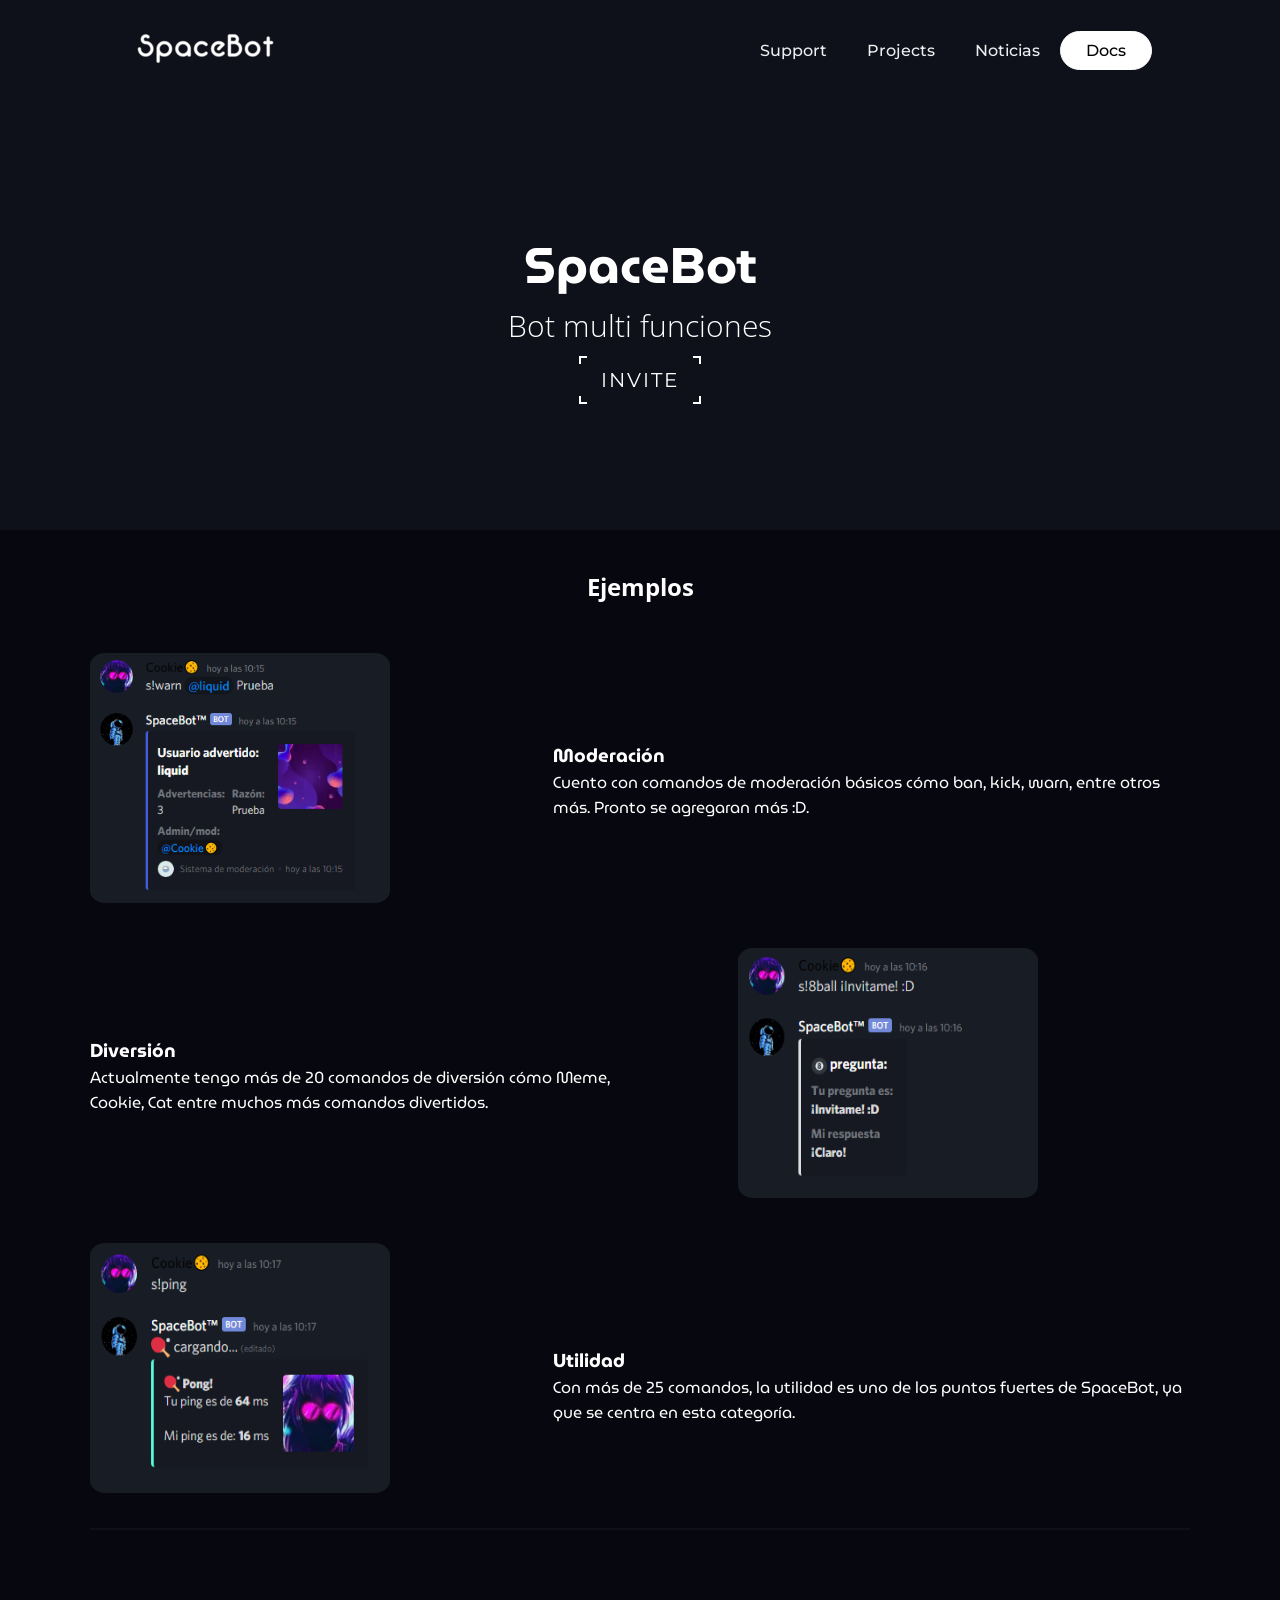
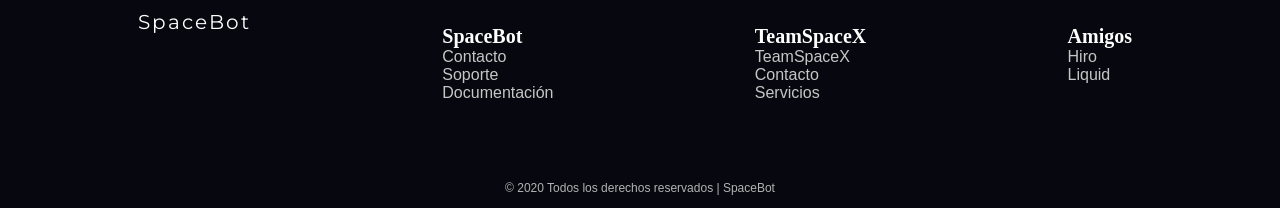
<file: index.html>
<!DOCTYPE html>
<html lang="es">
    <head>
        <meta charset="utf-8">
        <meta http-equiv="X-UA-Compatible" content="IE=edge">
        <meta name="description" content="">
        <meta name="viewport" content="width=device-width, initial-scale=1">
        <title>SpaceBot - Inicio</title>
        <link rel="shortcut icon" href="img/Logo.png" type="image/x-icon">
        <link rel="stylesheet" href="css/estilos.css">
        <link
            href="https://fonts.googleapis.com/css2?family=Open+Sans:wght@300&display=swap"
            rel="stylesheet">
        <link
            href="https://fonts.googleapis.com/css2?family=Poppins:wght@100;200;300;400;500&display=swap"
            rel="stylesheet">
        <link
            href="https://stackpath.bootstrapcdn.com/font-awesome/4.7.0/css/font-awesome.min.css"
            rel="stylesheet">
    </head>
    <body>
        <header>
            <a class="logo" href=""><img src="img/logo3.png" alt="logo"></a>
            <nav>
                <ul class="nav__links">
                    <li>
                        <a href="https://discord.gg/U5NrMYe" target="_blank">Support</a>
                    </li>
                    <li>
                        <a href="Bots.html">Projects</a>
                    </li>
                    <li>
                        <a href="#">Noticias</a>
                    </li>
                </ul>
            </nav>
            <a class="cta" href="docs">Docs</a>
            <p class="menu cta">Menu</p>
            <div class="overlay">
                <a class="close">&times;</a>
                <div class="overlay__content">
                    <a href="https://discord.gg/U5NrMYe" target="_blank">Support</a>
                    <a href="#">Projects</a>
                    <a href="">Noticias</a>
                    <a href="docs">Docs</a>
                </div>

            </header>

        </div>
        <section class="textos-header">
            <h1>SpaceBot</h1>
            <h2>Bot multi funciones</h2>
            <a
                href="https://discordapp.com/oauth2/authorize?client_id=684219126201188395&scope=bot&permissions=8"
                target="_blank">
                <span>Invite</span>

            </section>
        </div>
        <script type="text/javascript" src="mobile.js"></script>
        <main class="main-color"></a>
    </main>
    <section class="color">
        <section class="ejemplos-grid">
            <div class="text">
                <div class="texto-ejemplo">
                    <h2>Ejemplos</h2>
                </div>
            </div>
            <div class="text-1">
                <div class="texto-ejemplo">
                    <h3>Moderación</h3>
                    <p>Cuento con comandos de moderación básicos cómo ban, kick, warn, entre otros
                        más. Pronto se agregaran más :D.
                    </p>
                </div>
            </div>
            <div class="text-2">
                <div class="texto-ejemplo">
                    <h3>Diversión</h3>
                    <p>Actualmente tengo más de 20 comandos de diversión cómo Meme, Cookie, Cat
                        entre muchos más comandos divertidos.</p>
                </div>
            </div>
            <div class="text-3">
                <div class="texto-ejemplo">
                    <h3>Utilidad</h3>
                    <p>Con más de 25 comandos, la utilidad es uno de los puntos fuertes de SpaceBot,
                        ya que se centra en esta categoría.</p>
                </div>
            </div>

            <p class="linea"></p>

            <div class="imgs">
                <img src="img/Moderación.png" alt="" class="img">
            </div>
            <div class="imgs2">
                <img src="img/Diversión.png" alt="" class="img">
            </div>
            <div class="imgs3">
                <img src="img/Utilidad.png" alt="" class="img">
            </div>

        </section>
    </section>
    <footer>
        <div class="up-section">
            <a class="f-logo">SpaceBot</a>
            <!----1---------------------->
            <ul>
                <h1>SpaceBot</h1>
                <li>
                    <a href="https://discord.gg/U5NrMYe" target="_blank">Contacto</a>
                </li>
                <li>
                    <a href="https://discord.gg/U5NrMYe" target="_blank">Soporte</a>
                </li>
                <li>
                    <a href="#">Documentación</a>
                </li>
            </ul>
            <!----1---------------------->
            <ul>
                <h1>TeamSpaceX</h1>
                <li>
                    <a href="#">TeamSpaceX</a>
                </li>
                <li>
                    <a href="#">Contacto</a>
                </li>
                <li>
                    <a href="#">Servicios</a>
                </li>
            </ul>
            <ul>
                <h1>Amigos</h1>
                <li>
                    <a href="#">Hiro</a>
                </li>
                <li>
                    <a href="#">Liquid</a>
                </li>
            </ul>
        </div>
        <p class="copy">&copy; 2020 Todos los derechos reservados | SpaceBot</p>
    </footer>

</body>
</html>
</file>
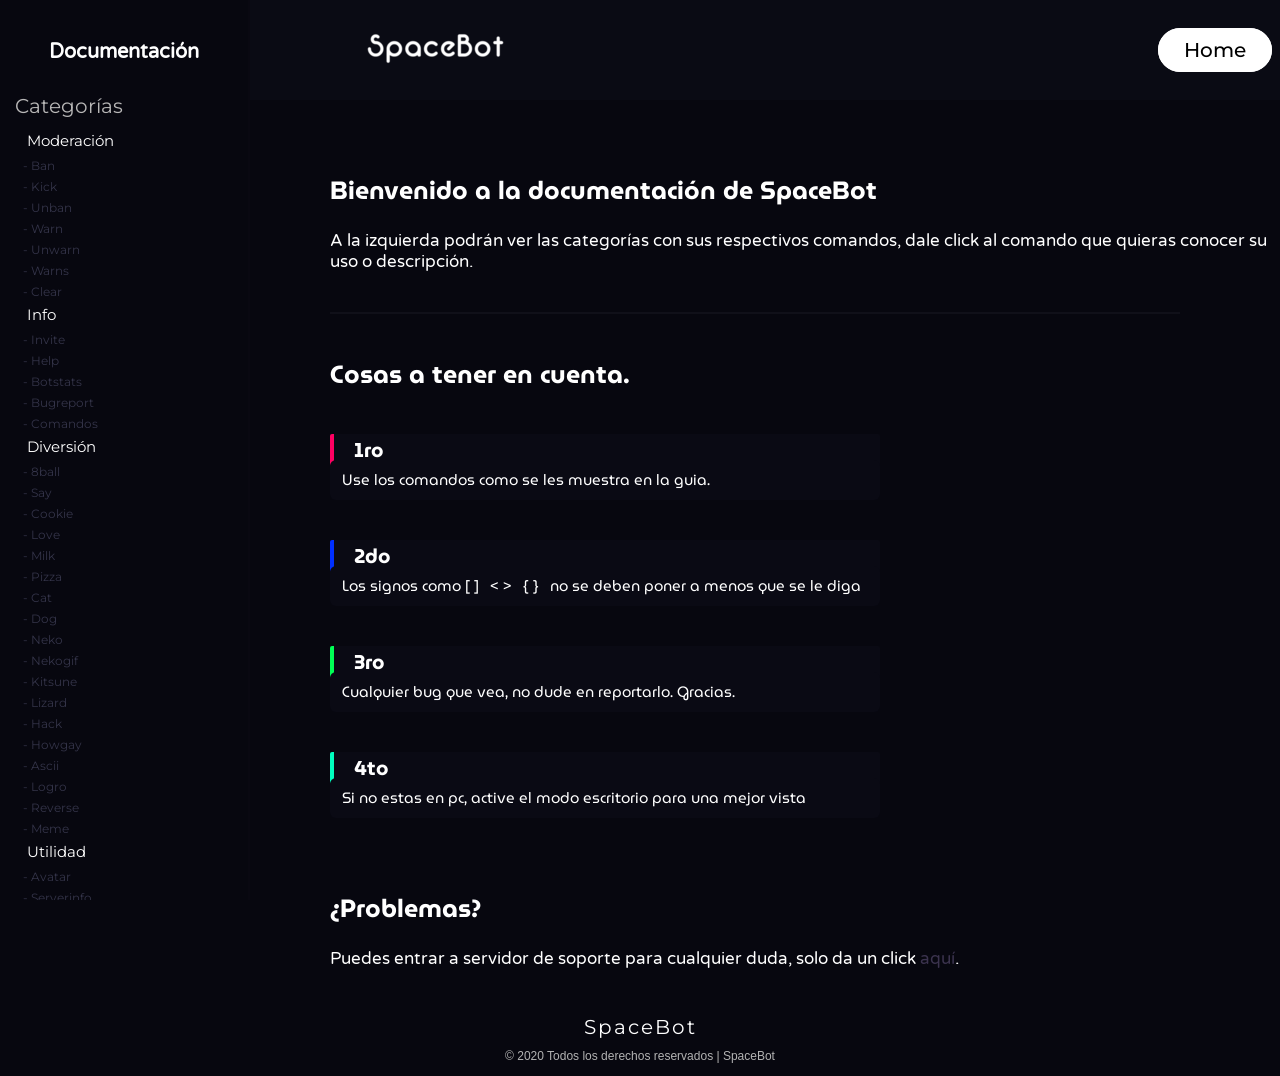
<file: docs.html>
<!DOCTYPE html>
<html lang="es">
    <head>
        <meta charset="utf-8">
        <meta http-equiv="X-UA-Compatible" content="IE=edge">
        <meta name="description" content="">
        <meta name="viewport" content="width=device-width, initial-scale=1">
        <title>SpaceBot - Docs</title>
        <link rel="shortcut icon" href="img/Logo.png" type="image/x-icon">
        <link rel="stylesheet" href="css/sup.css">
    </head>
    <body>

        <header>
            <a class="logo" href=""><img src="img/logo3.png" alt="logo"></a>

            <nav>
                <ul class="cta">

                    <a href="index.html">Home</a>

                </ul>
            </nav>
        </header>
        <aside class="sidebar">
            <h1 class="Docs">Documentación</h1>
            <p class="uwu">Categorías</p>
            <div class="sidebar-nav">
                <li>
                    <a>Moderación</a>
                </li>
                <div class="overlay">
                    <div class="overlay__content">
                        <a href="Comandos/Moderacion/Ban.html">- Ban</a>

                        <a href="Comandos/Moderacion/Kick.html">- Kick</a>

                        <a href="Comandos/Moderacion/Unban.html">- Unban</a>

                        <a href="Comandos/Moderacion/Warn.html">- Warn</a>

                        <a href="Comandos/Moderacion/Unwarn.html">- Unwarn</a>

                        <a href="Comandos/Moderacion/Warns.html">- Warns</a>

                        <a href="Comandos/Moderacion/Clear.html">- Clear</a>
                        </div>
                    </div>
                    <li>
                        <a>Info</a>
                    </li>
                    <div class="overlay">
                        <div class="overlay__content">
                            <a href="">- Invite</a>

                            <a href="">- Help</a>

                            <a href="">- Botstats</a>

                            <a href="">- Bugreport</a>

                            <a href="">- Comandos</a>
                            </div>
                        </div>
                        <li>
                            <a>Diversión</a>
                        </li>
                        <div class="overlay">
                            <div class="overlay__content">
                                <a href="">- 8ball</a>

                                <a href="">- Say</a>

                                <a href="">- Cookie</a>

                                <a href="">- Love</a>

                                <a href="">- Milk</a>

                                <a href="">- Pizza</a>

                                <a href="">- Cat</a>

                                <a href="">- Dog</a>

                                <a href="">- Neko</a>

                                <a href="">- Nekogif</a>

                                <a href="">- Kitsune</a>

                                <a href="">- Lizard</a>

                                <a href="">- Hack</a>

                                <a href="">- Howgay</a>

                                <a href="">- Ascii</a>

                                <a href="">- Logro</a>

                                <a href="">- Reverse</a>

                                <a href="">- Meme</a>
                                </div>
                            </div>
                            <li>
                                <a>Utilidad</a>
                            </li>
                            <div class="overlay">
                                <div class="overlay__content">
                                    <a href="">- Avatar</a>

                                    <a href="">- Serverinfo</a>

                                    <a href="">- Userinfo</a>

                                    <a href="">- Status</a>

                                    <a href="">- Ping</a>

                                    <a href="">- Calc</a>

                                    <a href="">- Hexcolor</a>

                                    <a href="">- Emoji</a>

                                    <a href="">- Wallpaper</a>

                                    <a href="">- Shortlink</a>

                                    <a href="">- Instagram</a>

                                    <a href="">- Snipe</a>

                                    <a href="">- Suggest</a>

                                    <a href="">- Confession</a>

                                    <a href="">- Servericon</a>

                                    <a href="">- Awallpaper</a>

                                    <a href="">- Channelinfo</a>

                                    <a href="">- Discrim</a>

                                    <a href="">- Emoji-info</a>

                                    <a href="">- Rolecolor</a>

                                    <a href="">- Roleinfo</a>
                                    </div>
                                </div>
                                </aside>
                                <section class="contenedor">
                                    <h1>
                                        Bienvenido a la documentación de SpaceBot
                                    </h1>
                                    <p>
                                        A la izquierda podrán ver las categorías con sus respectivos comandos, dale
                                        click al comando que quieras conocer su uso o descripción.
                                    </p>
                                    <p class="linea"></p>
                                    <h2>
                                        Cosas a tener en cuenta.
                                    </h2>
                                    <blockquote>
                                        <h1>1ro</h1>
                                        <p>Use los comandos como se les muestra en la guia.</p>
                                    </blockquote>
                                    <blockquote>
                                        <h2>2do</h2>
                                        <p>Los signos como [ ]⠀< >⠀{ }⠀no se deben poner a menos que se le diga</p>
                                    </blockquote>
                                    <blockquote>
                                        <h3>3ro</h3>
                                        <p>Cualquier bug que vea, no dude en reportarlo. Gracias.</p>
                                    </blockquote>
                                    <blockquote>
                                        <h4>4to</h4>
                                        <p>Si no estas en pc, active el modo escritorio para una mejor vista</p>
                                    </blockquote>
                                    <h3>¿Problemas?</h3>
                                    <p>Puedes entrar a servidor de soporte para cualquier duda, solo da un click
                                        <a class="support" href="https://discord.gg/A8M7A2K" target="_blank">aquí</a>.</p>
                                </section>

                                <footer>
                                    <div class="up-section">
                                        <a class="f-logo">SpaceBot</a>
                                    </div>
                                    <p class="copy">&copy; 2020 Todos los derechos reservados | SpaceBot</p>
                                </footer>
                            </body>
                        </html>
</file>
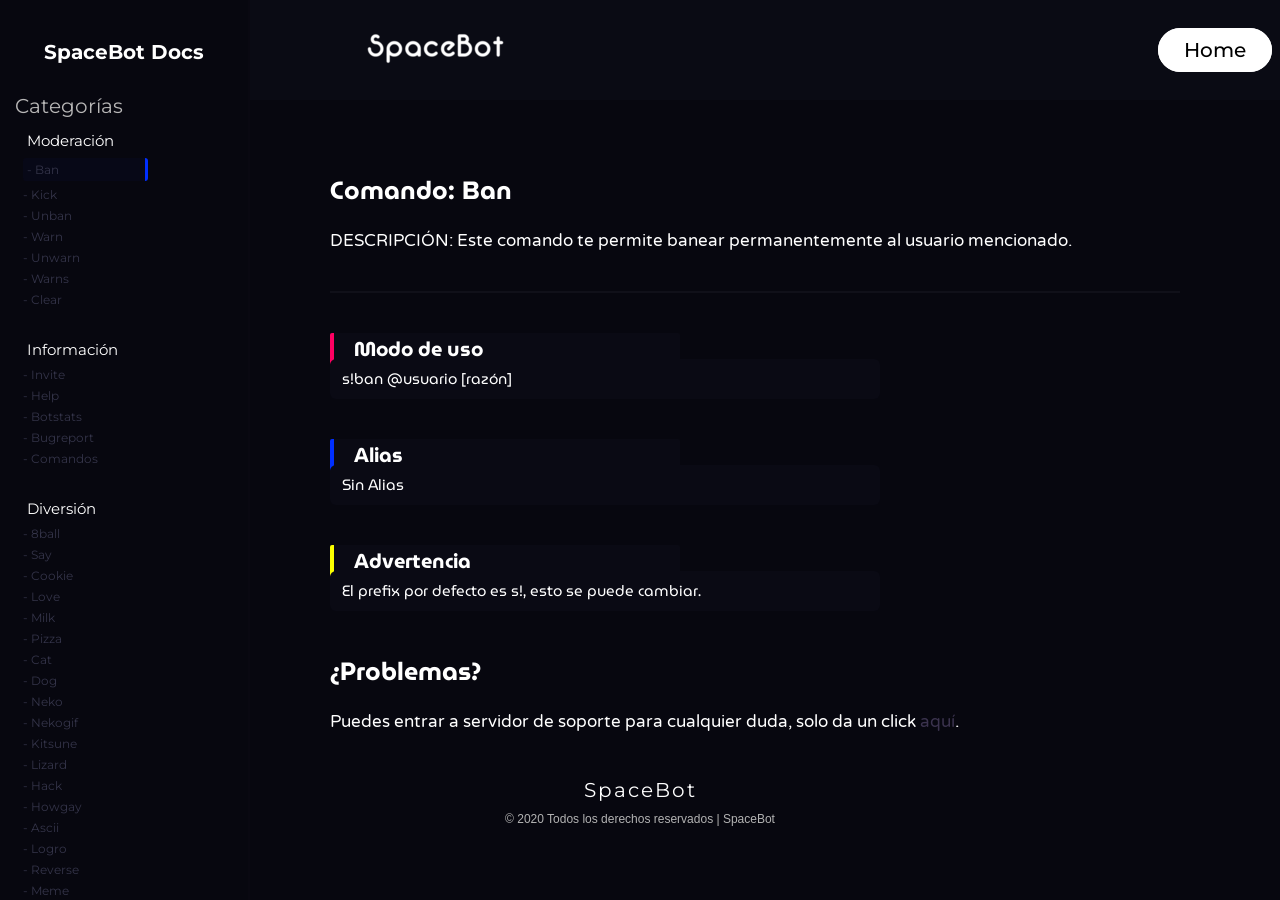
<file: Comandos/Moderacion/Ban.html>
<!DOCTYPE html>
<html lang="es">
    <head>
        <meta charset="utf-8">
        <meta http-equiv="X-UA-Compatible" content="IE=edge">
        <meta name="description" content="">
        <meta name="viewport" content="width=device-width, initial-scale=1">
        <title>SpaceBot - Ban</title>
        <link rel="shortcut icon" href="../../img/Logo.png" type="image/x-icon">
        <link rel="stylesheet" href="../../css/ban.css">
    </head>
    <body>

        <header>
            <a class="logo" href=""><img src="../../img/logo3.png" alt="logo"></a>

            <nav>
                <ul class="cta">

                    <a href="/../index.html">Home</a>

                </ul>
            </nav>
        </header>
        <aside class="sidebar">
            <h1 class="Docs">SpaceBot Docs</h1>
            <p class="uwu">Categorías</p>
            <div class="sidebar-nav">
                <li>
                    <a>Moderación</a>
                </li>
                <div class="overlay">
                    <div class="overlay__content">
                        <a class="ban" href="">- Ban</a>

                        <a href="Kick.html">- Kick</a>

                        <a href="Unban.html">- Unban</a>

                        <a href="Warn.html">- Warn</a>

                        <a href="Unwarn.html">- Unwarn</a>

                        <a href="Warns.html">- Warns</a>

                        <a href="Clear.html">- Clear</a>
                        <li></div>
                    </div>
                    <li>
                        <a>Información</a>
                    </li>
                    <div class="overlay">
                        <div class="overlay__content">
                            <a href="">- Invite</a>

                            <a href="">- Help</a>

                            <a href="">- Botstats</a>

                            <a href="">- Bugreport</a>

                            <a href="">- Comandos</a>
                            <li></div>
                        </div>
                        <li>
                            <a>Diversión</a>
                        </li>
                        <div class="overlay">
                            <div class="overlay__content">
                                <a href="">- 8ball</a>

                                <a href="">- Say</a>

                                <a href="">- Cookie</a>

                                <a href="">- Love</a>

                                <a href="">- Milk</a>

                                <a href="">- Pizza</a>

                                <a href="">- Cat</a>

                                <a href="">- Dog</a>

                                <a href="">- Neko</a>

                                <a href="">- Nekogif</a>

                                <a href="">- Kitsune</a>

                                <a href="">- Lizard</a>

                                <a href="">- Hack</a>

                                <a href="">- Howgay</a>

                                <a href="">- Ascii</a>

                                <a href="">- Logro</a>

                                <a href="">- Reverse</a>

                                <a href="">- Meme</a>
                                <li></div>
                            </div>
                            <li>
                                <a>Utilidad</a>
                            </li>
                            <div class="overlay">
                                <div class="overlay__content">
                                    <a href="">- Avatar</a>

                                    <a href="">- Serverinfo</a>

                                    <a href="">- Userinfo</a>

                                    <a href="">- Status</a>

                                    <a href="">- Ping</a>

                                    <a href="">- Calc</a>

                                    <a href="">- Hexcolor</a>

                                    <a href="">- Emoji</a>

                                    <a href="">- Wallpaper</a>

                                    <a href="">- Shortlink</a>

                                    <a href="">- Instagram</a>

                                    <a href="">- Snipe</a>

                                    <a href="">- Suggest</a>

                                    <a href="">- Confession</a>

                                    <a href="">- Servericon</a>

                                    <a href="">- Awallpaper</a>

                                    <a href="">- Channelinfo</a>

                                    <a href="">- Discrim</a>

                                    <a href="">- Emoji-info</a>

                                    <a href="">- Rolecolor</a>

                                    <a href="">- Roleinfo</a>
                                    <li></div>
                               </aside>
                                <section class="contenedor">
                                    <h1>Comando: Ban </h1>
                                    <p>DESCRIPCIÓN: Este comando te permite banear permanentemente al usuario mencionado. </p>
                                    <p class="linea"></p>
                                    <blockquote>
                                        <h1>Modo de uso</h1>
                                        <p>s!ban @usuario [razón]</p>
                                    </blockquote>
                                    <blockquote>
                                        <h2>Alias</h2>
                                        <p>Sin Alias</p>
                                    </blockquote>
                                    <blockquote>
                                        <h3>Advertencia</h3>
                                        <p>El prefix por defecto es s!, esto se puede cambiar.</p>
                                    </blockquote>
                                    <h2>¿Problemas?</h2>
                                    <p>Puedes entrar a servidor de soporte para cualquier duda, solo da un click
                                        <a class="support" href="https://discord.gg/A8M7A2K" target="_blank">aquí</a>.</p>
                                </section>
                                <footer>
                                    <div class="up-section">
                                        <a class="f-logo">SpaceBot</a>
                                    </div>
                                    <p class="copy">&copy; 2020 Todos los derechos reservados | SpaceBot</p>
                                </footer>
                            </body>
                        </html>
</file>
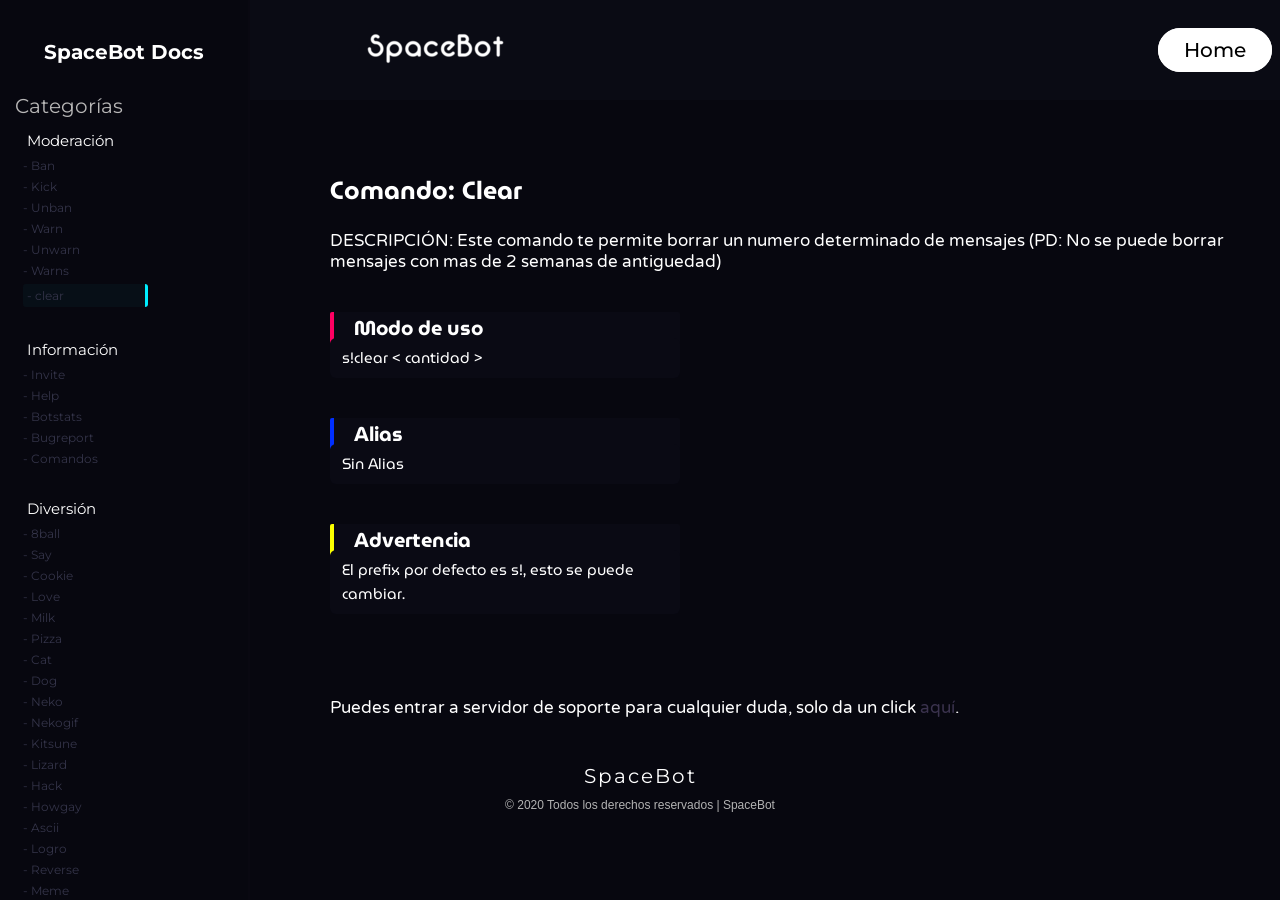
<file: Comandos/Moderacion/Clear.html>
<!DOCTYPE html>
<html lang="es">
    <head>
        <meta charset="utf-8">
        <meta http-equiv="X-UA-Compatible" content="IE=edge">
        <meta name="description" content="">
        <meta name="viewport" content="width=device-width, initial-scale=1">
        <title>SpaceBot - Warns</title>
        <link rel="shortcut icon" href="../../img/Logo.png" type="image/x-icon">
        <link rel="stylesheet" href="../../css/clear.css">
    </head>
    <body>

        <header>
            <a class="logo" href=""><img src="../../img/logo3.png" alt="logo"></a>

            <nav>
                <ul class="cta">

                    <a href="../../index.html">Home</a>

                </ul>
            </nav>
        </header>
        <aside class="sidebar">
            <h1 class="Docs">SpaceBot Docs</h1>
            <p class="uwu">Categorías</p>
            <div class="sidebar-nav">
                <li>
                    <a>Moderación</a>
                </li>
                <div class="overlay">
                    <div class="overlay__content">
                        <a href="Ban.html">- Ban</a>

                        <a href="Kick.html">- Kick</a>

                        <a href="Unban.html">- Unban</a>

                        <a href="Warn.html">- Warn</a>

                        <a href="Unwarn.html">- Unwarn</a>

                        <a href="Warns.html">- Warns</a>

                        <a class="clear" href="">- clear</a>
                        <li></div>
                    </div>
                    <li>
                        <a>Información</a>
                    </li>
                    <div class="overlay">
                        <div class="overlay__content">
                            <a href="">- Invite</a>

                            <a href="">- Help</a>

                            <a href="">- Botstats</a>

                            <a href="">- Bugreport</a>

                            <a href="">- Comandos</a>
                            <li></div>
                        </div>
                        <li>
                            <a>Diversión</a>
                        </li>
                        <div class="overlay">
                            <div class="overlay__content">
                                <a href="">- 8ball</a>

                                <a href="">- Say</a>

                                <a href="">- Cookie</a>

                                <a href="">- Love</a>

                                <a href="">- Milk</a>

                                <a href="">- Pizza</a>

                                <a href="">- Cat</a>

                                <a href="">- Dog</a>

                                <a href="">- Neko</a>

                                <a href="">- Nekogif</a>

                                <a href="">- Kitsune</a>

                                <a href="">- Lizard</a>

                                <a href="">- Hack</a>

                                <a href="">- Howgay</a>

                                <a href="">- Ascii</a>

                                <a href="">- Logro</a>

                                <a href="">- Reverse</a>

                                <a href="">- Meme</a>
                                <li></div>
                            </div>
                            <li>
                                <a>Utilidad</a>
                            </li>
                            <div class="overlay">
                                <div class="overlay__content">
                                    <a href="">- Avatar</a>

                                    <a href="">- Serverinfo</a>

                                    <a href="">- Userinfo</a>

                                    <a href="">- Status</a>

                                    <a href="">- Ping</a>

                                    <a href="">- Calc</a>

                                    <a href="">- Hexcolor</a>

                                    <a href="">- Emoji</a>

                                    <a href="">- Wallpaper</a>

                                    <a href="">- Shortlink</a>

                                    <a href="">- Instagram</a>

                                    <a href="">- Snipe</a>

                                    <a href="">- Suggest</a>

                                    <a href="">- Confession</a>

                                    <a href="">- Servericon</a>

                                    <a href="">- Awallpaper</a>

                                    <a href="">- Channelinfo</a>

                                    <a href="">- Discrim</a>

                                    <a href="">- Emoji-info</a>

                                    <a href="">- Rolecolor</a>

                                    <a href="">- Roleinfo</a>
                                    <li></div>
                                </div>
                            </aside>
                            <section class="contenedor">
                                <h1>Comando: Clear</h1>
                                <p>DESCRIPCIÓN: Este comando te permite borrar un numero determinado de mensajes (PD: No  se puede borrar mensajes con mas de 2 semanas de antiguedad)</p>
                                <blockquote>
                                    <h1>Modo de uso</h1>
                                    <p>s!clear < cantidad ></p>
                                </blockquote>
                                <blockquote>
                                    <h2>Alias</h2>
                                    <p>Sin Alias</p>
                                </blockquote>
                                <blockquote>
                                    <h3>Advertencia</h3>
                                    <p>El prefix por defecto es s!, esto se puede cambiar.</p>
                                </blockquote>
                                <h4>¿Problemas?</h4>
                                <p>Puedes entrar a servidor de soporte para cualquier duda, solo da un click
                                    <a class="support" href="https://discord.gg/A8M7A2K" target="_blank">aquí</a>.</p>
                            </section>
                            <footer>
                                <div class="up-section">
                                    <a class="f-logo">SpaceBot</a>
                                </div>
                                <p class="copy">&copy; 2020 Todos los derechos reservados | SpaceBot</p>
                            </footer>
                        </body>
                    </html>
</file>
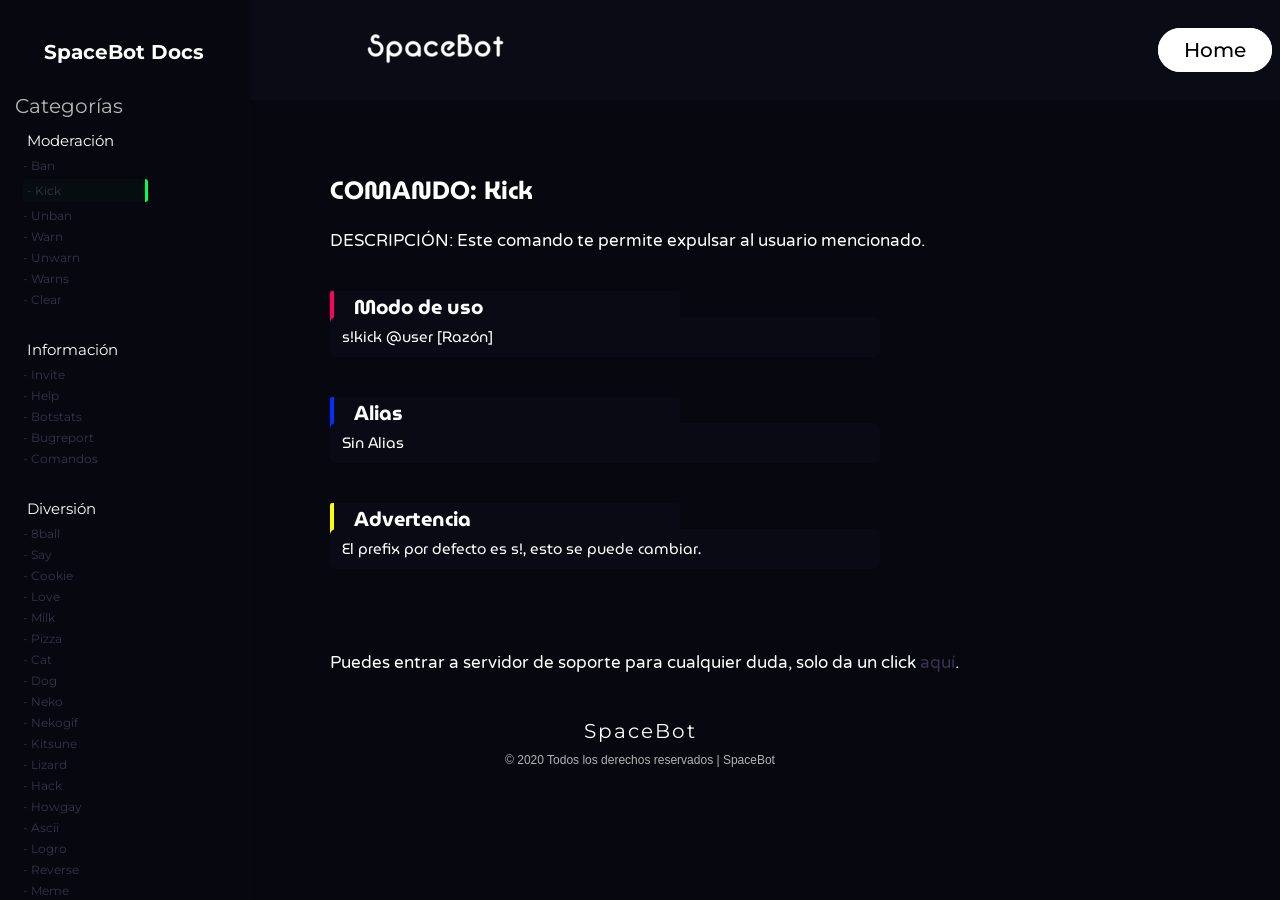
<file: Comandos/Moderacion/Kick.html>
<!DOCTYPE html>
<html lang="es">
    <head>
        <meta charset="utf-8">
        <meta http-equiv="X-UA-Compatible" content="IE=edge">
        <meta name="description" content="">
        <meta name="viewport" content="width=device-width, initial-scale=1">
        <title>SpaceBot - Kick</title>
        <link rel="shortcut icon" href="../../img/Logo.png" type="image/x-icon">
        <link rel="stylesheet" href="../../css/kick.css">
    </head>
    <body>

        <header>
            <a class="logo" href=""><img src="../../img/logo3.png" alt="logo"></a>

            <nav>
                <ul class="cta">

                    <a href="../../index.html">Home</a>

                </ul>
            </nav>
        </header>
        <aside class="sidebar">
            <h1 class="Docs">SpaceBot Docs</h1>
            <p class="uwu">Categorías</p>
            <div class="sidebar-nav">
                <li>
                    <a>Moderación</a>
                </li>
                <div class="overlay">
                    <div class="overlay__content">
                        <a href="Ban.html">- Ban</a>

                        <a class="kick" href="">- Kick</a>

                        <a href="Unban.html">- Unban</a>

                        <a href="Warn.html">- Warn</a>

                        <a href="Unwarn.html">- Unwarn</a>

                        <a href="Warns.html">- Warns</a>

                        <a href="Clear.html">- Clear</a>
                        <li></div>
                    </div>
                    <li>
                        <a>Información</a>
                    </li>
                    <div class="overlay">
                        <div class="overlay__content">
                            <a href="">- Invite</a>

                            <a href="">- Help</a>

                            <a href="">- Botstats</a>

                            <a href="">- Bugreport</a>

                            <a href="">- Comandos</a>
                            <li></div>
                        </div>
                        <li>
                            <a>Diversión</a>
                        </li>
                        <div class="overlay">
                            <div class="overlay__content">
                                <a href="">- 8ball</a>

                                <a href="">- Say</a>

                                <a href="">- Cookie</a>

                                <a href="">- Love</a>

                                <a href="">- Milk</a>

                                <a href="">- Pizza</a>

                                <a href="">- Cat</a>

                                <a href="">- Dog</a>

                                <a href="">- Neko</a>

                                <a href="">- Nekogif</a>

                                <a href="">- Kitsune</a>

                                <a href="">- Lizard</a>

                                <a href="">- Hack</a>

                                <a href="">- Howgay</a>

                                <a href="">- Ascii</a>

                                <a href="">- Logro</a>

                                <a href="">- Reverse</a>

                                <a href="">- Meme</a>
                                <li></div>
                            </div>
                            <li>
                                <a>Utilidad</a>
                            </li>
                            <div class="overlay">
                                <div class="overlay__content">
                                    <a href="">- Avatar</a>

                                    <a href="">- Serverinfo</a>

                                    <a href="">- Userinfo</a>

                                    <a href="">- Status</a>

                                    <a href="">- Ping</a>

                                    <a href="">- Calc</a>

                                    <a href="">- Hexcolor</a>

                                    <a href="">- Emoji</a>

                                    <a href="">- Wallpaper</a>

                                    <a href="">- Shortlink</a>

                                    <a href="">- Instagram</a>

                                    <a href="">- Snipe</a>

                                    <a href="">- Suggest</a>

                                    <a href="">- Confession</a>

                                    <a href="">- Servericon</a>

                                    <a href="">- Awallpaper</a>

                                    <a href="">- Channelinfo</a>

                                    <a href="">- Discrim</a>

                                    <a href="">- Emoji-info</a>

                                    <a href="">- Rolecolor</a>

                                    <a href="">- Roleinfo</a>
                                    <li></div>
                              </aside>
                                <section class="contenedor">
                                    <h1>COMANDO: Kick</h1>
                                    <p>DESCRIPCIÓN: Este comando te permite expulsar al usuario mencionado. </p>
                                    <blockquote>
                                        <h1>Modo de uso</h1>
                                        <p>s!kick @user [Razón]</p>
                                    </blockquote>
                                    <blockquote>
                                        <h2>Alias</h2>
                                        <p>Sin Alias</p>
                                    </blockquote>
                                    <blockquote>
                                        <h3>Advertencia</h3>
                                        <p>El prefix por defecto es s!, esto se puede cambiar.</p>
                                    </blockquote>
                                    <h4>¿Problemas?</h4>
                                    <p>Puedes entrar a servidor de soporte para cualquier duda, solo da un click
                                        <a class="support" href="https://discord.gg/A8M7A2K" target="_blank">aquí</a>.</p>
                                </section>
                                <footer>
                                    <div class="up-section">
                                        <a class="f-logo">SpaceBot</a>
                                    </div>
                                    <p class="copy">&copy; 2020 Todos los derechos reservados | SpaceBot</p>
                                </footer>
                            </body>
                        </html>
</file>
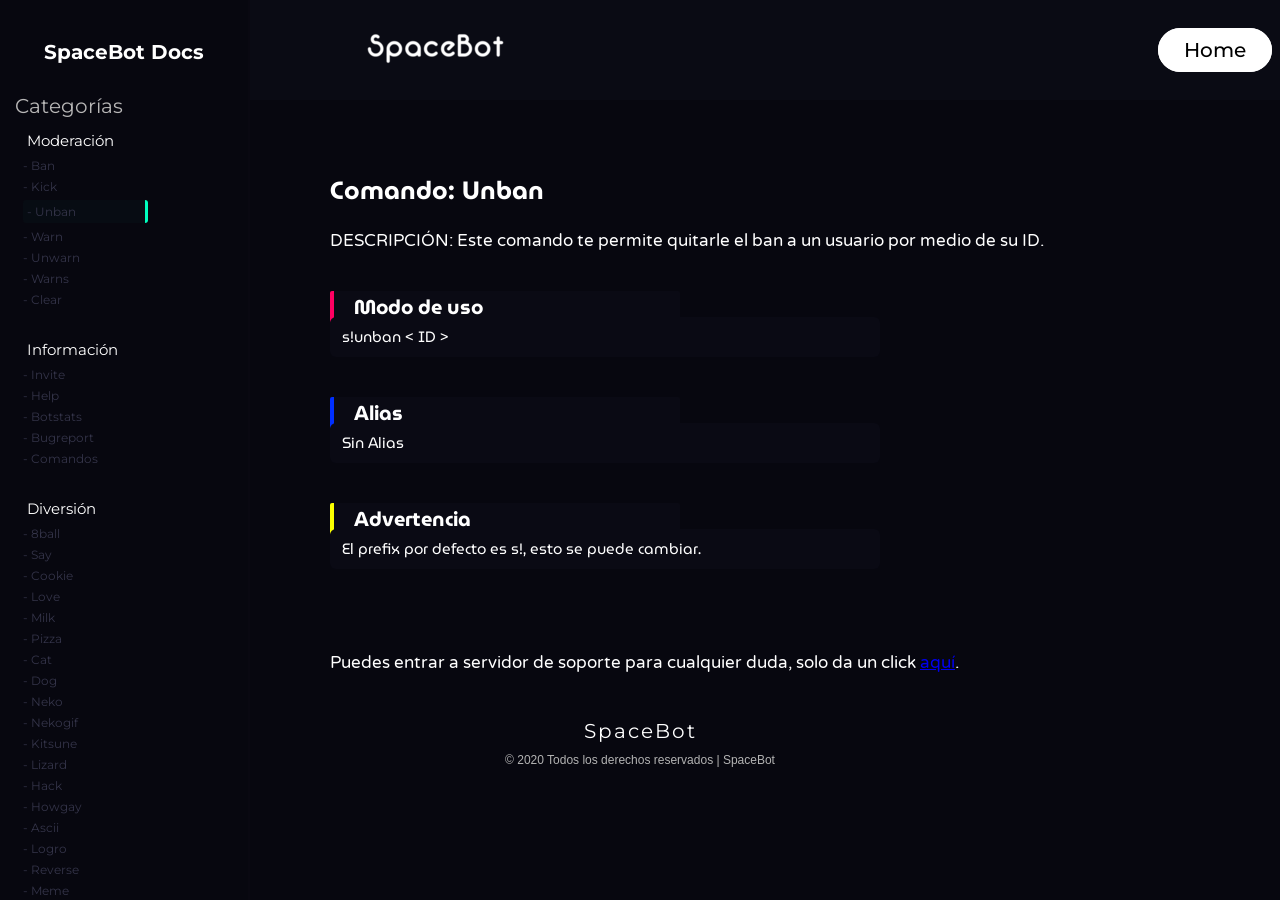
<file: Comandos/Moderacion/Unban.html>
<!DOCTYPE html>
<html lang="es">
    <head>
        <meta charset="utf-8">
        <meta http-equiv="X-UA-Compatible" content="IE=edge">
        <meta name="description" content="">
        <meta name="viewport" content="width=device-width, initial-scale=1">
        <title>SpaceBot - Unban</title>
        <link rel="shortcut icon" href="../../img/Logo.png" type="image/x-icon">
        <link rel="stylesheet" href="../../css/unban.css">
    </head>
    <body>

        <header>
            <a class="logo" href=""><img src="../../img/logo3.png" alt="logo"></a>

            <nav>
                <ul class="cta">

                    <a href="../../index.html">Home</a>

                </ul>
            </nav>
        </header>
        <aside class="sidebar">
            <h1 class="Docs">SpaceBot Docs</h1>
            <p class="uwu">Categorías</p>
            <div class="sidebar-nav">
                <li>
                    <a>Moderación</a>
                </li>
                <div class="overlay">
                    <div class="overlay__content">
                        <a href="Ban.html">- Ban</a>

                        <a href="Kick.html">- Kick</a>

                        <a class="unban" href="">- Unban</a>

                        <a href="Warn.html">- Warn</a>

                        <a href="Unwarn.html">- Unwarn</a>

                        <a href="Warns.html">- Warns</a>

                        <a href="Clear.html">- Clear</a>
                        <li></div>
                    </div>
                    <li>
                        <a>Información</a>
                    </li>
                    <div class="overlay">
                        <div class="overlay__content">
                            <a href="">- Invite</a>

                            <a href="">- Help</a>

                            <a href="">- Botstats</a>

                            <a href="">- Bugreport</a>

                            <a href="">- Comandos</a>
                            <li></div>
                        </div>
                        <li>
                            <a>Diversión</a>
                        </li>
                        <div class="overlay">
                            <div class="overlay__content">
                                <a href="">- 8ball</a>

                                <a href="">- Say</a>

                                <a href="">- Cookie</a>

                                <a href="">- Love</a>

                                <a href="">- Milk</a>

                                <a href="">- Pizza</a>

                                <a href="">- Cat</a>

                                <a href="">- Dog</a>

                                <a href="">- Neko</a>

                                <a href="">- Nekogif</a>

                                <a href="">- Kitsune</a>

                                <a href="">- Lizard</a>

                                <a href="">- Hack</a>

                                <a href="">- Howgay</a>

                                <a href="">- Ascii</a>

                                <a href="">- Logro</a>

                                <a href="">- Reverse</a>

                                <a href="">- Meme</a>
                                <li></div>
                            </div>
                            <li>
                                <a>Utilidad</a>
                            </li>
                            <div class="overlay">
                                <div class="overlay__content">
                                    <a href="">- Avatar</a>

                                    <a href="">- Serverinfo</a>

                                    <a href="">- Userinfo</a>

                                    <a href="">- Status</a>

                                    <a href="">- Ping</a>

                                    <a href="">- Calc</a>

                                    <a href="">- Hexcolor</a>

                                    <a href="">- Emoji</a>

                                    <a href="">- Wallpaper</a>

                                    <a href="">- Shortlink</a>

                                    <a href="">- Instagram</a>

                                    <a href="">- Snipe</a>

                                    <a href="">- Suggest</a>

                                    <a href="">- Confession</a>

                                    <a href="">- Servericon</a>

                                    <a href="">- Awallpaper</a>

                                    <a href="">- Channelinfo</a>

                                    <a href="">- Discrim</a>

                                    <a href="">- Emoji-info</a>

                                    <a href="">- Rolecolor</a>

                                    <a href="">- Roleinfo</a>
                                    <li></div>
                            </aside>
                                <section class="contenedor">
                                    <h1>Comando: Unban</h1>
                                    <p>DESCRIPCIÓN: Este comando te permite quitarle el ban a un usuario por medio de su ID.</p>
                                    <blockquote>
                                        <h1>Modo de uso</h1>
                                        <p>s!unban < ID ></ID></p>
                                    </blockquote>
                                    <blockquote>
                                        <h2>Alias</h2>
                                        <p>Sin Alias</p>
                                    </blockquote>
                                    <blockquote>
                                        <h3>Advertencia</h3>
                                        <p>El prefix por defecto es s!, esto se puede cambiar.</p>
                                    </blockquote>
                                    <h4>¿Problemas?</h4>
                                    <p>Puedes entrar a servidor de soporte para cualquier duda, solo da un click
                                        <a href="https://discord.gg/A8M7A2K" target="_blank">aquí</a>.</p>
                                </section>
                                <footer>
                                    <div class="up-section">
                                        <a class="f-logo">SpaceBot</a>
                                    </div>
                                    <p class="copy">&copy; 2020 Todos los derechos reservados | SpaceBot</p>
                                </footer>
                            </body>
                        </html>
</file>
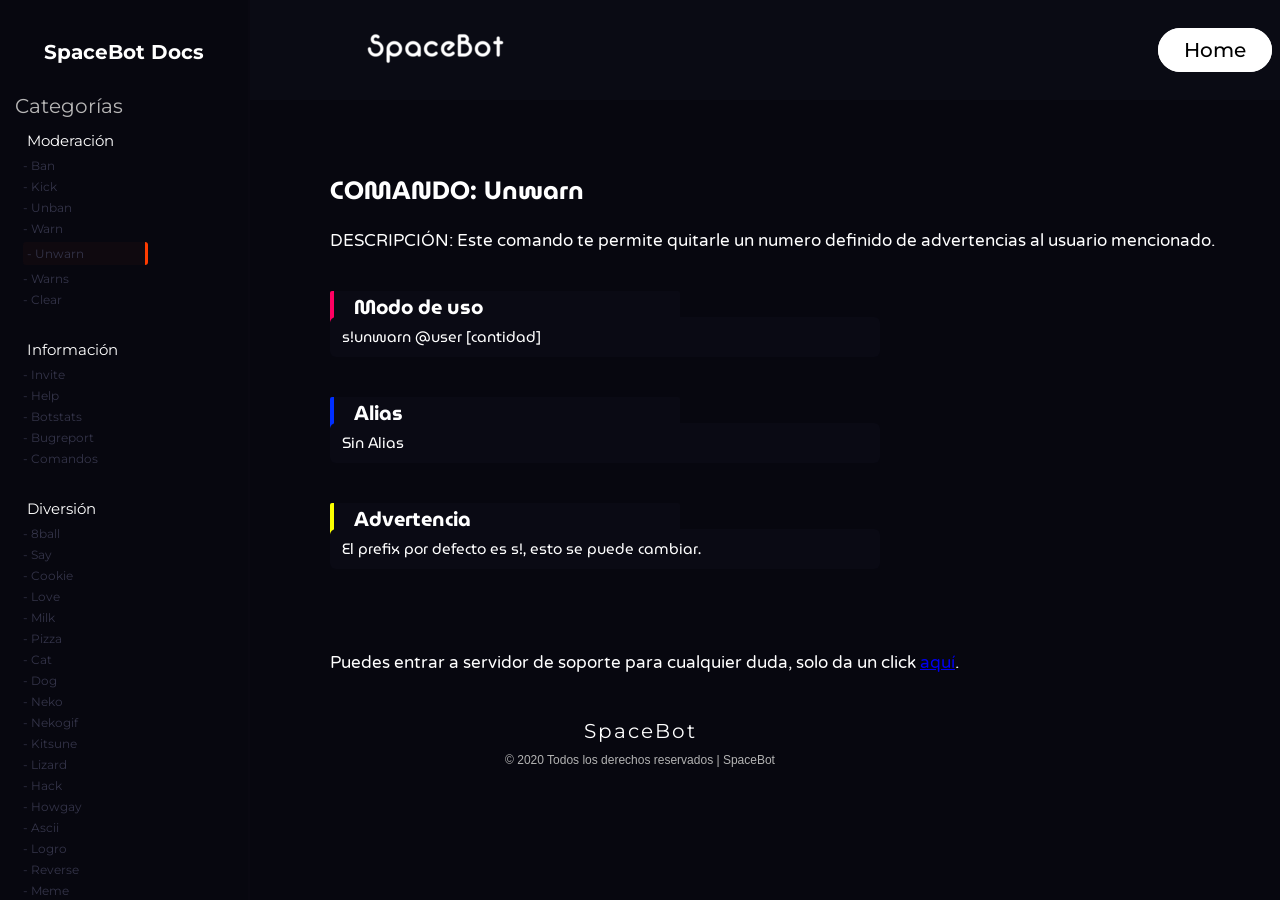
<file: Comandos/Moderacion/Unwarn.html>
<!DOCTYPE html>
<html lang="es">
    <head>
        <meta charset="utf-8">
        <meta http-equiv="X-UA-Compatible" content="IE=edge">
        <meta name="description" content="">
        <meta name="viewport" content="width=device-width, initial-scale=1">
        <title>SpaceBot - Unwarn</title>
        <link rel="shortcut icon" href="../../img/Logo.png" type="image/x-icon">
        <link rel="stylesheet" href="../../css/unwarn.css">
    </head>
    <body>

        <header>
            <a class="logo" href=""><img src="../../img/logo3.png" alt="logo"></a>

            <nav>
                <ul class="cta">

                    <a href="../../index.html">Home</a>

                </ul>
            </nav>
        </header>
        <aside class="sidebar">
            <h1 class="Docs">SpaceBot Docs</h1>
            <p class="uwu">Categorías</p>
            <div class="sidebar-nav">
                <li>
                    <a>Moderación</a>
                </li>
                <div class="overlay">
                    <div class="overlay__content">
                        <a href="Ban.html">- Ban</a>

                        <a href="Kick.html">- Kick</a>

                        <a href="Unban.html">- Unban</a>

                        <a href="Warn.html">- Warn</a>

                        <a class="unwarn" href="">- Unwarn</a>

                        <a href="Warns.html">- Warns</a>

                        <a href="Clear.html">- Clear</a>
                        <li></div>
                    </div>
                    <li>
                        <a>Información</a>
                    </li>
                    <div class="overlay">
                        <div class="overlay__content">
                            <a href="">- Invite</a>

                            <a href="">- Help</a>

                            <a href="">- Botstats</a>

                            <a href="">- Bugreport</a>

                            <a href="">- Comandos</a>
                            <li></div>
                        </div>
                        <li>
                            <a>Diversión</a>
                        </li>
                        <div class="overlay">
                            <div class="overlay__content">
                                <a href="">- 8ball</a>

                                <a href="">- Say</a>

                                <a href="">- Cookie</a>

                                <a href="">- Love</a>

                                <a href="">- Milk</a>

                                <a href="">- Pizza</a>

                                <a href="">- Cat</a>

                                <a href="">- Dog</a>

                                <a href="">- Neko</a>

                                <a href="">- Nekogif</a>

                                <a href="">- Kitsune</a>

                                <a href="">- Lizard</a>

                                <a href="">- Hack</a>

                                <a href="">- Howgay</a>

                                <a href="">- Ascii</a>

                                <a href="">- Logro</a>

                                <a href="">- Reverse</a>

                                <a href="">- Meme</a>
                                <li></div>
                            </div>
                            <li>
                                <a>Utilidad</a>
                            </li>
                            <div class="overlay">
                                <div class="overlay__content">
                                    <a href="">- Avatar</a>

                                    <a href="">- Serverinfo</a>

                                    <a href="">- Userinfo</a>

                                    <a href="">- Status</a>

                                    <a href="">- Ping</a>

                                    <a href="">- Calc</a>

                                    <a href="">- Hexcolor</a>

                                    <a href="">- Emoji</a>

                                    <a href="">- Wallpaper</a>

                                    <a href="">- Shortlink</a>

                                    <a href="">- Instagram</a>

                                    <a href="">- Snipe</a>

                                    <a href="">- Suggest</a>

                                    <a href="">- Confession</a>

                                    <a href="">- Servericon</a>

                                    <a href="">- Awallpaper</a>

                                    <a href="">- Channelinfo</a>

                                    <a href="">- Discrim</a>

                                    <a href="">- Emoji-info</a>

                                    <a href="">- Rolecolor</a>

                                    <a href="">- Roleinfo</a>
                                    <li></div>
                               </aside>
                                <section class="contenedor">
                                    <h1>COMANDO: Unwarn</h1>
                                    <p>DESCRIPCIÓN: Este comando te permite quitarle un numero definido de advertencias al usuario mencionado.</p>
                                    <blockquote>
                                        <h1>Modo de uso</h1>
                                        <p>s!unwarn @user [cantidad]</p>
                                    </blockquote>
                                    <blockquote>
                                        <h2>Alias</h2>
                                        <p>Sin Alias</p>
                                    </blockquote>
                                    <blockquote>
                                        <h3>Advertencia</h3>
                                        <p>El prefix por defecto es s!, esto se puede cambiar.</p>
                                    </blockquote>
                                    <h4>¿Problemas?</h4>
                                    <p>Puedes entrar a servidor de soporte para cualquier duda, solo da un click
                                        <a href="https://discord.gg/A8M7A2K" target="_blank">aquí</a>.</p>
                                </section>
                                <footer>
                                    <div class="up-section">
                                        <a class="f-logo">SpaceBot</a>
                                    </div>
                                    <p class="copy">&copy; 2020 Todos los derechos reservados | SpaceBot</p>
                                </footer>
                            </body>
                        </html>
</file>
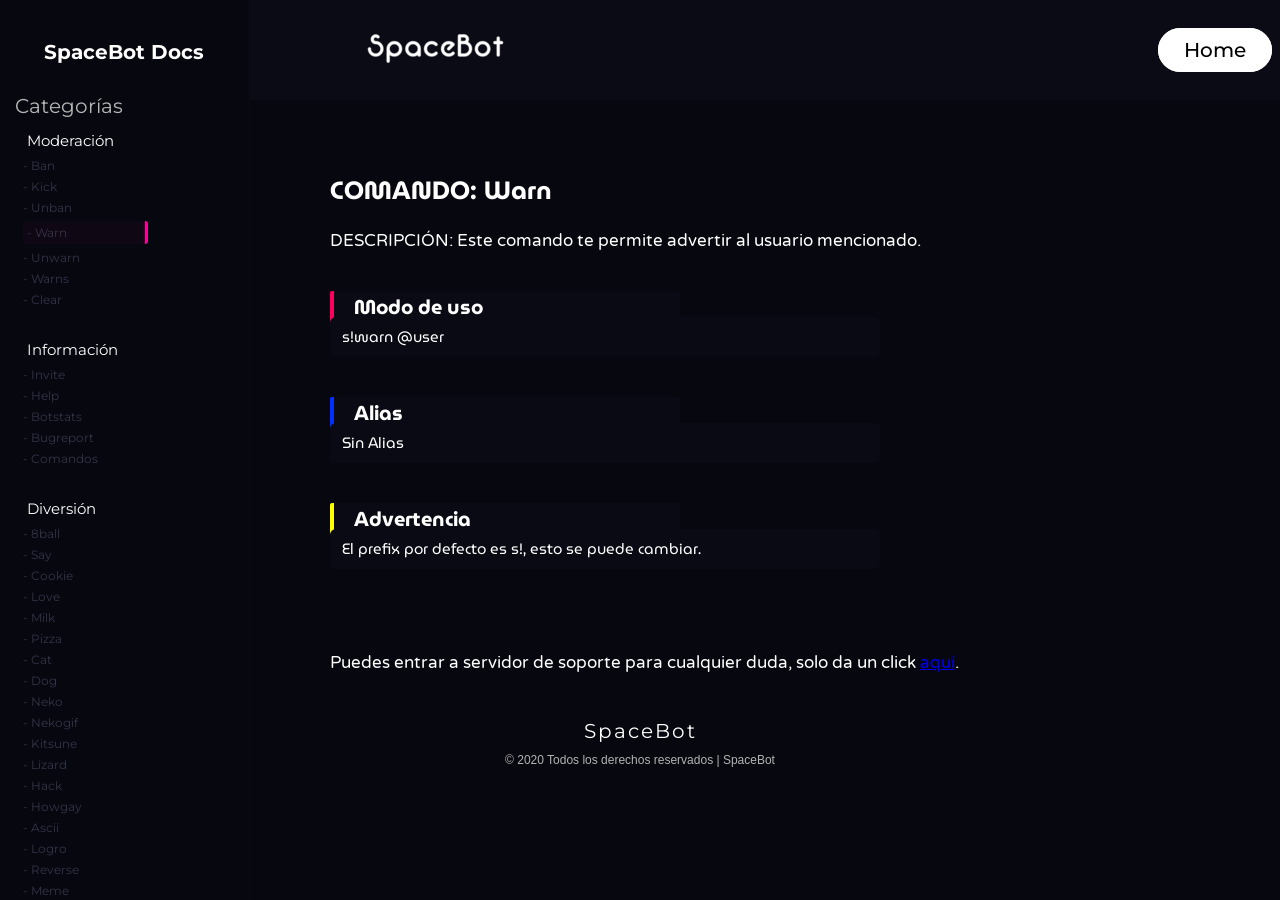
<file: Comandos/Moderacion/Warn.html>
<!DOCTYPE html>
<html lang="es">
    <head>
        <meta charset="utf-8">
        <meta http-equiv="X-UA-Compatible" content="IE=edge">
        <meta name="description" content="">
        <meta name="viewport" content="width=device-width, initial-scale=1">
        <title>SpaceBot - Warn</title>
        <link rel="shortcut icon" href="../../img/Logo.png" type="image/x-icon">
        <link rel="stylesheet" href="../../css/warn.css">
    </head>
    <body>

        <header>
            <a class="logo" href=""><img src="../../img/logo3.png" alt="logo"></a>

            <nav>
                <ul class="cta">

                    <a href="../../index.html">Home</a>

                </ul>
            </nav>
        </header>
        <aside class="sidebar">
            <h1 class="Docs">SpaceBot Docs</h1>
            <p class="uwu">Categorías</p>
            <div class="sidebar-nav">
                <li>
                    <a>Moderación</a>
                </li>
                <div class="overlay">
                    <div class="overlay__content">
                        <a href="Ban.html">- Ban</a>

                        <a href="Kick.html">- Kick</a>

                        <a href="Unban.html">- Unban</a>

                        <a class="warn" href="">- Warn</a>

                        <a href="Unwarn.html">- Unwarn</a>

                        <a href="Warns.html">- Warns</a>

                        <a href="Clear.html">- Clear</a>
                        <li></div>
                    </div>
                    <li>
                        <a>Información</a>
                    </li>
                    <div class="overlay">
                        <div class="overlay__content">
                            <a href="">- Invite</a>

                            <a href="">- Help</a>

                            <a href="">- Botstats</a>

                            <a href="">- Bugreport</a>

                            <a href="">- Comandos</a>
                            <li></div>
                        </div>
                        <li>
                            <a>Diversión</a>
                        </li>
                        <div class="overlay">
                            <div class="overlay__content">
                                <a href="">- 8ball</a>

                                <a href="">- Say</a>

                                <a href="">- Cookie</a>

                                <a href="">- Love</a>

                                <a href="">- Milk</a>

                                <a href="">- Pizza</a>

                                <a href="">- Cat</a>

                                <a href="">- Dog</a>

                                <a href="">- Neko</a>

                                <a href="">- Nekogif</a>

                                <a href="">- Kitsune</a>

                                <a href="">- Lizard</a>

                                <a href="">- Hack</a>

                                <a href="">- Howgay</a>

                                <a href="">- Ascii</a>

                                <a href="">- Logro</a>

                                <a href="">- Reverse</a>

                                <a href="">- Meme</a>
                                <li></div>
                            </div>
                            <li>
                                <a>Utilidad</a>
                            </li>
                            <div class="overlay">
                                <div class="overlay__content">
                                    <a href="">- Avatar</a>

                                    <a href="">- Serverinfo</a>

                                    <a href="">- Userinfo</a>

                                    <a href="">- Status</a>

                                    <a href="">- Ping</a>

                                    <a href="">- Calc</a>

                                    <a href="">- Hexcolor</a>

                                    <a href="">- Emoji</a>

                                    <a href="">- Wallpaper</a>

                                    <a href="">- Shortlink</a>

                                    <a href="">- Instagram</a>

                                    <a href="">- Snipe</a>

                                    <a href="">- Suggest</a>

                                    <a href="">- Confession</a>

                                    <a href="">- Servericon</a>

                                    <a href="">- Awallpaper</a>

                                    <a href="">- Channelinfo</a>

                                    <a href="">- Discrim</a>

                                    <a href="">- Emoji-info</a>

                                    <a href="">- Rolecolor</a>

                                    <a href="">- Roleinfo</a>
                                    <li></div>
                                </aside>
                                <section class="contenedor">
                                    <h1>COMANDO: Warn</h1>
                                    <p> DESCRIPCIÓN: Este comando te permite advertir al usuario mencionado.</p>
                                    <blockquote>
                                        <h1>Modo de uso</h1>
                                        <p>s!warn @user</p>
                                    </blockquote>
                                    <blockquote>
                                        <h2>Alias</h2>
                                        <p>Sin Alias</p>
                                    </blockquote>
                                    <blockquote>
                                        <h3>Advertencia</h3>
                                        <p>El prefix por defecto es s!, esto se puede cambiar.</p>
                                    </blockquote>
                                    <h4>¿Problemas?</h4>
                                    <p>Puedes entrar a servidor de soporte para cualquier duda, solo da un click
                                        <a href="https://discord.gg/A8M7A2K" target="_blank">aquí</a>.</p>
                                </section>
                                <footer>
                                    <div class="up-section">
                                        <a class="f-logo">SpaceBot</a>
                                    </div>
                                    <p class="copy">&copy; 2020 Todos los derechos reservados | SpaceBot</p>
                                </footer>
                            </body>
                        </html>
</file>
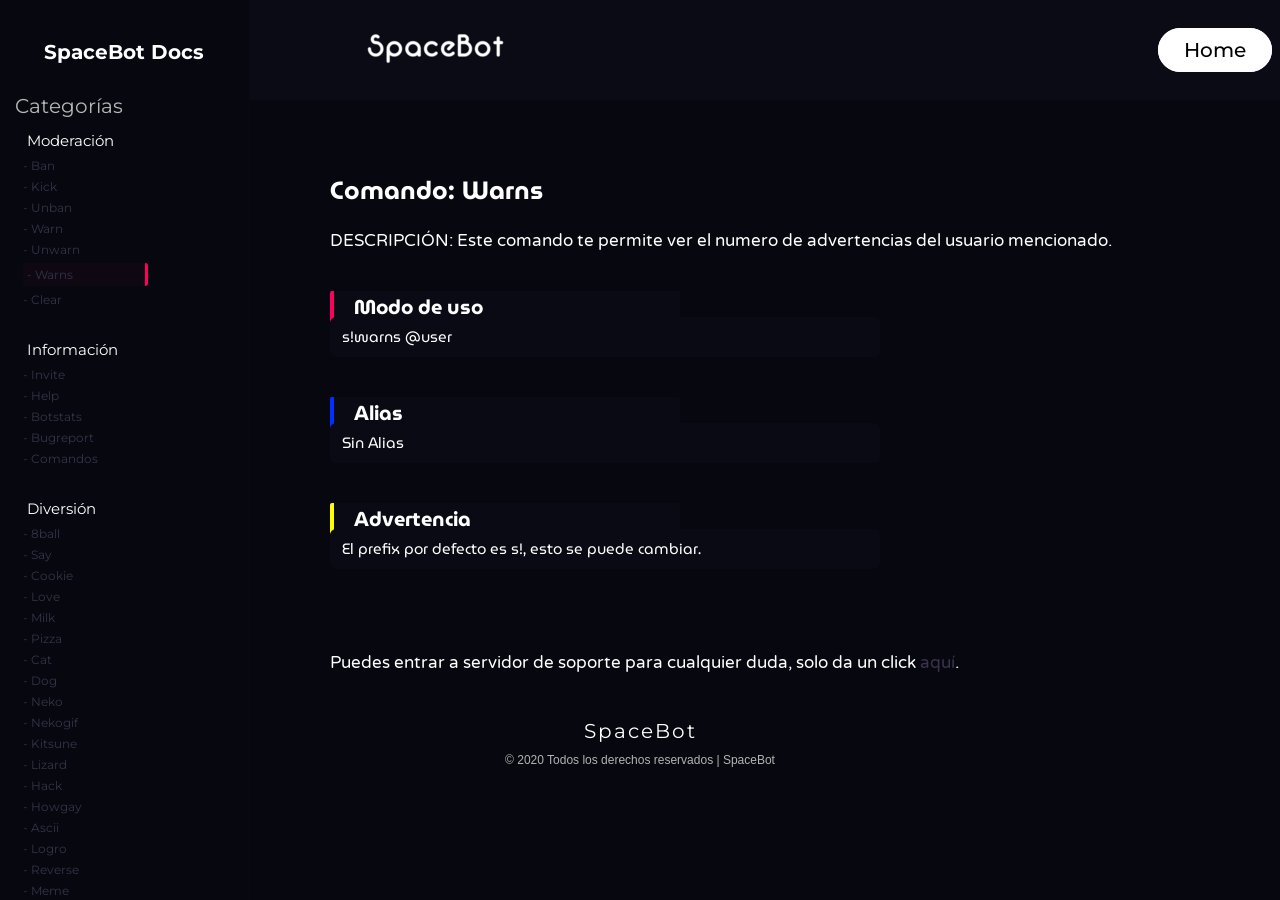
<file: Comandos/Moderacion/Warns.html>
<!DOCTYPE html>
<html lang="es">
    <head>
        <meta charset="utf-8">
        <meta http-equiv="X-UA-Compatible" content="IE=edge">
        <meta name="description" content="">
        <meta name="viewport" content="width=device-width, initial-scale=1">
        <title>SpaceBot - Warns</title>
        <link rel="shortcut icon" href="../../img/Logo.png" type="image/x-icon">
        <link rel="stylesheet" href="../../css/warns.css">
    </head>
    <body>

        <header>
            <a class="logo" href=""><img src="../../img/logo3.png" alt="logo"></a>

            <nav>
                <ul class="cta">

                    <a href="../../index.html">Home</a>

                </ul>
            </nav>
        </header>
        <aside class="sidebar">
            <h1 class="Docs">SpaceBot Docs</h1>
            <p class="uwu">Categorías</p>
            <div class="sidebar-nav">
                <li>
                    <a>Moderación</a>
                </li>
                <div class="overlay">
                    <div class="overlay__content">
                        <a href="Ban.html">- Ban</a>

                        <a href="Kick.html">- Kick</a>

                        <a href="Unban.html">- Unban</a>

                        <a href="Warn.html">- Warn</a>

                        <a href="Unwarn.html">- Unwarn</a>

                        <a class="warns" href="">- Warns</a>

                        <a href="Clear.html">- Clear</a>
                        <li></div>
                    </div>
                    <li>
                        <a>Información</a>
                    </li>
                    <div class="overlay">
                        <div class="overlay__content">
                            <a href="">- Invite</a>

                            <a href="">- Help</a>

                            <a href="">- Botstats</a>

                            <a href="">- Bugreport</a>

                            <a href="">- Comandos</a>
                            <li></div>
                        </div>
                        <li>
                            <a>Diversión</a>
                        </li>
                        <div class="overlay">
                            <div class="overlay__content">
                                <a href="">- 8ball</a>

                                <a href="">- Say</a>

                                <a href="">- Cookie</a>

                                <a href="">- Love</a>

                                <a href="">- Milk</a>

                                <a href="">- Pizza</a>

                                <a href="">- Cat</a>

                                <a href="">- Dog</a>

                                <a href="">- Neko</a>

                                <a href="">- Nekogif</a>

                                <a href="">- Kitsune</a>

                                <a href="">- Lizard</a>

                                <a href="">- Hack</a>

                                <a href="">- Howgay</a>

                                <a href="">- Ascii</a>

                                <a href="">- Logro</a>

                                <a href="">- Reverse</a>

                                <a href="">- Meme</a>
                                <li></div>
                            </div>
                            <li>
                                <a>Utilidad</a>
                            </li>
                            <div class="overlay">
                                <div class="overlay__content">
                                    <a href="">- Avatar</a>

                                    <a href="">- Serverinfo</a>

                                    <a href="">- Userinfo</a>

                                    <a href="">- Status</a>

                                    <a href="">- Ping</a>

                                    <a href="">- Calc</a>

                                    <a href="">- Hexcolor</a>

                                    <a href="">- Emoji</a>

                                    <a href="">- Wallpaper</a>

                                    <a href="">- Shortlink</a>

                                    <a href="">- Instagram</a>

                                    <a href="">- Snipe</a>

                                    <a href="">- Suggest</a>

                                    <a href="">- Confession</a>

                                    <a href="">- Servericon</a>

                                    <a href="">- Awallpaper</a>

                                    <a href="">- Channelinfo</a>

                                    <a href="">- Discrim</a>

                                    <a href="">- Emoji-info</a>

                                    <a href="">- Rolecolor</a>

                                    <a href="">- Roleinfo</a>
                                    <li></div>
                                </aside>
                                <section class="contenedor">
                                    <h1>Comando: Warns</h1>
                                    <p>DESCRIPCIÓN: Este comando te permite ver el numero de advertencias del usuario mencionado.</p>
                                    <blockquote>
                                        <h1>Modo de uso</h1>
                                        <p>s!warns @user</p>
                                    </blockquote>
                                    <blockquote>
                                        <h2>Alias</h2>
                                        <p>Sin Alias</p>
                                    </blockquote>
                                    <blockquote>
                                        <h3>Advertencia</h3>
                                        <p>El prefix por defecto es s!, esto se puede cambiar.</p>
                                    </blockquote>
                                    <h4>¿Problemas?</h4>
                                    <p>Puedes entrar a servidor de soporte para cualquier duda, solo da un click
                                        <a class="support" href="https://discord.gg/A8M7A2K" target="_blank">aquí</a>.</p>
                                </section>
                                <footer>
                                    <div class="up-section">
                                        <a class="f-logo">SpaceBot</a>
                                    </div>
                                    <p class="copy">&copy; 2020 Todos los derechos reservados | SpaceBot</p>
                                </footer>
                            </body>
                        </html>
</file>
<file: css/estilos.css>
@import url('https://fonts.googleapis.com/css?family=Montserrat:500');
@import url('https://fonts.googleapis.com/css2?family=Varela+Round&display=swap');
@import url('https://fonts.googleapis.com/css2?family=MuseoModerno:wght@100;200;300;400;500&display=swap');
@import url('https://fonts.googleapis.com/css2?family=Varela+Round&display=swap');

*{
    margin: 0;
    padding: 0;
    box-sizing: border-box;

}

body {
    font-family: 'open sans';
}

 
    /* Header */

 
header {
    display: flex;
    justify-content: flex-end;
    align-items: center;
    padding: 30px 10%;
    background-color: rgb(15, 17, 26);
  }
  
  .logo {
    cursor: pointer;
    margin-right: auto;
  }
  
  .nav__links a,
  .cta,
  .overlay__content a {
    font-family: "Montserrat", sans-serif;
    font-weight: 500;
    color: #edf0f1;
    text-decoration: none;
  }
  
  .nav__links {
    list-style: none;
    display: flex;
  }
  
  .nav__links li {
    padding: 0px 20px;
  }
  
  .nav__links li a {
    transition: color 0.3s ease 0s;
  }
  
  .nav__links li a:hover {
    color: #ced8f8;
  }
  
  .cta:hover {
    padding: 9px 25px;
    background-color: rgb(15, 17, 26);
    color: #ffffff;
    border: 1.5px solid #fff;
    border-radius: 50px;
    cursor: pointer;
    transition: background-color 0.5s ease 0s;
   
  }
  
  .cta {
    padding: 9px 25px;
    color: #010101;
    background-color: rgb(255, 255, 255);
    border: 1.5px solid #fff;
    border-radius: 50px;
    cursor: pointer;
    transition: background-color 0.5s ease 0s;
  }
  
  .menu {
    display: none;
  }
  
  .overlay {
    height: 100%;
    width: 0;
    position: fixed;
    z-index: 4;
    left: 0;
    top: 0;
    background-color: rgb(15, 17, 26);
    overflow-x: hidden;
    transition: width 0.5s ease 0s;
  }
  
  .overlay--active {
    width: 100%;
  }
  
  .overlay__content {
    display: flex;
    height: 100%;
    flex-direction: column;
    align-items: center;
    justify-content: center;
  }
  
  .overlay a {
    padding: 15px;
    font-size: 36px;
    display: block;
    transition: color 0.3s ease 0s;
  }
  
  .overlay a:hover,
  .overlay a:focus {
    color: #d7d0fffa;
  }
  .overlay .close {
    position: absolute;
    top: 20px;
    right: 45px;
    font-size: 60px;
    color: #edf0f1;
    cursor: pointer;
  }

  .overlay-active a span{
    position: relative;
    z-index: 3;
  }
  
.textos-header {
    background-color: rgb(15, 17, 26);
    display: flex;
    height: 430px;
    width: 100%;
    align-items: center;
    justify-content: center;
    flex-direction: column;
    text-align: center;
}
.textos-header h1 {
    font-size: 50px;
    color: #fff;
    font-family: 'MuseoModerno', cursive;

}
.textos-header h2 {
    font-size: 30px;
    font-weight: 300;
    color: #fff;
    margin-bottom: 10px;
  }
.textos-header a {
    position: relative;
    display: inline-block;
    padding: 10px 20px;
    border: 2px solid #fff;
    color: #fff;
    font-size: 20px;
    text-decoration: none;
    font-weight: 400;
    letter-spacing: 2px;
    text-transform: uppercase;
    font-family: "Montserrat", sans-serif;

}
.textos-header a span {
    position: relative;
    z-index: 3;

}

.textos-header a:before {
    content: '';
    position: absolute;
    top: 6px;
    left: -2px;
    width: calc(100% + 4px);
    height: calc(100% - 12px);
    background-color: rgb(15, 17, 26);
    transition: 0.5s ease-in-out;
    transform: scaleY(1);
    transition-delay: 0.5s;
}
.textos-header a:hover:before {
    transform: scaleY(0);
}
.textos-header a::after {
    content: '';
    position: absolute;
    left: 6px;
    top: -2px;
    height: calc(100% + 4px);
    width: calc(100% - 12px);
    background-color: rgb(15, 17, 26);
    transition: 0.5s ease-in-out;
    transform: scaleX(1);
}
.textos-header a:hover::after {
    transform: scaleX(0);
}

  
.main-color {
    background: rgb(7, 7, 15);
}

/* Scroll */
::-webkit-scrollbar {
    width: 8px;
    /* Tamaño del scroll en vertical */
    height: 8px;
    /* Tamaño del scroll en horizontal */

}
::-webkit-scrollbar-thumb {
    background: rgb(3, 0, 8);
    border-radius: 7px;

}
::-webkit-scrollbar-thumb:hover {
    background: #0000;
    box-shadow: 0 0 2px 1px rgba(0, 0, 0, 0.2);
}
::-webkit-scrollbar-thumb:active {
    background-color: #000000;
}
::-webkit-scrollbar-track {
    background: rgb(7, 7, 15);
    border-radius: 0;
}
::-webkit-scrollbar-track:active,
::-webkit-scrollbar-track:hover {
    background : #000000;
}

.color h1 {
  text-align: center;
  background-color: rgb(7, 7, 15);
  color: #fff;
  margin-top: 30px;
}


.ejemplos-grid{
  display: grid;
  grid-template-columns: repeat(12, 1fr);
  width: 90%;
  max-width: 1100px;
  height: 100%;
  margin: auto;
  gap: 10px;
  overflow: hidden;
  align-items: center;
  border-bottom: 2px solid #5455621f;
}

.color{
  background-color: rgb(7, 7, 15);
}

.text{
  margin-top: 40px;
  grid-column: 6/8;
  grid-row: -1/-2;
  text-align: center;
  color: #fff;
}

.text-1{
  margin-top: 40px;
  grid-column: 6/13;
  grid-row: 1/-1;
  color: #fff;
  font-family: 'MuseoModerno', cursive;
}

.text-2{
  margin-top: 30px;
  grid-column: 1/7;
  color: #fff;
  grid-row: 2/2;
  font-family: 'MuseoModerno', cursive;
}

.text-3{
  margin-top: 30px;
  grid-column: 6/13;
  color: #fff;
  grid-row: 3/3;
  font-family: 'MuseoModerno', cursive;
}

.imgs{
  margin-top: 40px;
  grid-column: 1/7;
  grid-row: 1/-1;
}
.imgs2{
   margin-top: 30px;
   grid-column: 8/13;
   grid-row: 2/2;
  }
.imgs3{
  margin-top: 30px;
  grid-column: 1/7;
  grid-row: 3/3;
  margin-bottom: 30px;
}

.img{
  border-radius: 5%;
}


/* Footer */

footer {
    background: rgb(7, 7, 15);
    padding: 6px 0 3px;
    margin: auto;
    display: flex;
    flex-direction: column;
    align-items: center;
}
.contenedor-footer {
    display: 90%;
    justify-content: space-evenly;
    margin: auto;
    padding-bottom: 5px;
    background: rgb(7, 7, 15);
}

.copy {
        font-family: 'Gill Sans', 'Gill Sans MT', Calibri, 'Trebuchet MS', sans-serif;
        font-size: 12px;
        color: #b3b3b3;
        text-align: center;
        margin: 10px;
    }
.up-section a{
  text-decoration: none;
}

.up-section ul{
  list-style: none;

}

.f-logo{
  color: #fff;
  font-family: "Montserrat", sans-serif;
  letter-spacing: 2px;
  padding: 5px 10px;
  font-size: 20px;

}

.up-section ul{
  font-family: 'Gill Sans', 'Gill Sans MT', Calibri, 'Trebuchet MS', sans-serif;
  margin: 0px;
  padding: 0px 20px;
}

.up-section h1{
  color: #ffffff;
  font-size: 20px;
  font-family: calibri;
  margin-top: 20px;
}

.up-section ul li a{
  font-size: 16px;
  color: #c7c6c6;
  transition: color 0.3s ease 0s;
}
.up-section ul li a:hover{
  color: #cacffa;
}

.up-section{
  display: flex;
  justify-content: space-between;
  padding: 5% 0px;
  margin: 5px;
  width: 80%;
  flex-wrap: wrap;
}

    /*Movil*/
    @media screen and (max-height: 450px) {
      .overlay a {
        font-size: 20px;
      }
      .overlay .close {
        font-size: 40px;
        top: 15px;
        right: 35px;
      }
    }
    @media screen and (max-width: 800px) {
      .nav__links,
      .cta {
        display: none;
      }
      .menu {
        display: initial;
      }
    }
    @media screen and (max-width: 950px) {
    .text{
      grid-column: 5/8;
    }
      .text-1{
      grid-column: 7/13;
    }
    .text-3{
      grid-column: 7/13;
    }
    }
    @media screen and (max-width: 1000px) {
      .text-1{
      grid-column: 7/13;
    }
    .text-3{
      grid-column: 7/13;
    }
    .imgs2{
      grid-column: 8/13;
    }
  }
    @media screen and (max-width: 765px) {
    .imgs{
      grid-column: 1/-1;
      grid-row: 2/3;
    }
    .imgs2{
      grid-column: 1/-2;
      grid-row: 4/5;   
     }
    .imgs3{
      grid-column: 1/-3;
      grid-row: 6/7;
    }

    .text-1{
      grid-column: 1/-1;
      grid-row: 1/2;
    }
    .text-2{
      grid-column: 1/-1;
      grid-row: 3/4;
    }
    .text-3{
      grid-column: 1/-1;
      grid-row: 5/6;
    }
    }
    .img{
      width: 300px; height: 250px;
    }
    @media screen and (max-width: 330px) {
      .img{
        width: 270px; height: 240px;
      }
    }
    @media screen and (max-width: 700px) {
      .contenedor {
            padding: 10px;
            width: 90%;
            max-width: 1000px;
            margin: auto;
            overflow: hidden;
        }
       header {
            background-position: center;
        }
    }
    @media screen and (max-width: 500px) {
            .textos-header h1 {
                font-size: 35px;
            }
            .textos-header h2 {
                font-size: 20px;
            }
    }
</file>
<file: css/sup.css>
@import url('https://fonts.googleapis.com/css?family=Montserrat:500');
@import url('https://fonts.googleapis.com/css2?family=Quicksand:wght@300&display=swap');
@import url('https://fonts.googleapis.com/css2?family=MuseoModerno:wght@300&display=swap');
@import url('https://fonts.googleapis.com/css2?family=Varela+Round&display=swap');
@import url('https://fonts.googleapis.com/css2?family=PT+Sans&display=swap');

* {
    box-sizing: border-box;
    margin: 0px;
    padding: 0;
  }
  
  body {
    color: rgba(180, 180, 180, 0);
    font-family: Helvetica Neue,Arial,sans-serif;
    font-size: 20px;
    letter-spacing: 0;
    overflow-x: hidden;
}

header {
  display: flex;
  justify-content: flex-end;
  align-items: center;
  padding: 30px 10%;
  background-color: rgb(10, 11, 20);
  width: 1400px;
}


.logo {
  cursor: pointer;
  margin-right: 650px;
}

.Docs{
  text-decoration: none;
  color: rgb(255, 255, 255);
  font-family: 'Varela Round', sans-serif;
  text-align: center;
  margin-bottom: 30px;
  font-size: 20px;
}


.cta:hover a{
  padding: 9px 25px;
  background-color: rgb(10, 11, 20);
  color: #ffffff;
  border: 1.5px solid #fff;
  border-radius: 50px;
  cursor: pointer;
  transition: background-color 0.5s ease 0s;
  font-family: "Montserrat", sans-serif;
  font-weight: 500;
  text-decoration: none;
}

.cta a {
  padding: 9px 25px;
  background-color: rgb(255, 255, 255);
  border: 1.5px solid #fff;
  border-radius: 50px;
  cursor: pointer;
  transition: background-color 0.5s ease 0s;
  font-family: "Montserrat", sans-serif;
  font-weight: 500;
  color: #000000;
  text-decoration: none;
  }


.sidebar, body{
   background-color: rgb(7, 7, 15);
 }

 .sidebar {
  border-right: 2px solid rgba(33, 25, 44, 0.1);
  overflow-y: auto;
  padding: 40px 0 0;
  position: absolute;
  top: 0;
  bottom: 0;
  left: 0;
  width: 250px;
}

.sidebar-nav li{
 margin-left: 0px;
 margin-bottom: 4px;
  }

  .sidebar-nav li a{
    text-decoration: none;
    color: rgb(255, 255, 255);
    font-family: "Montserrat", sans-serif;
    font-size: 15px;
  } 
 
.uwu {
    text-decoration: none;
    color: rgb(184, 183, 183);
    font-family: "Montserrat", sans-serif;
    margin: 15px;
    font-size: 20px;
    margin-bottom: 10px;
   }

.sidebar::-webkit-scrollbar {
  width: 4px;
}
.sidebar:hover::-webkit-scrollbar-thumb {
  background: rgba(12, 12, 27, 0.788);
}
.sidebar::-webkit-scrollbar-thumb {
  background: transparent;
  border-radius: 4px;
}
.sidebar:hover::-webkit-scrollbar-track {
  background: rgba(33, 25, 44, 0.1);
}

.overlay {
  left: 0;
  top: 0;
  overflow-x: hidden;
  transition: width 0.5s ease 0s;
}

.overlay__content {
  display: flex;
  flex-direction: column;
  margin-left: 20px;
}

.overlay a {
  font-size: 12px;
  display: block;
  transition: color 0.3s ease 0s;
  text-decoration: none;
  color: rgb(52, 52, 73);
  font-family: "Montserrat", sans-serif;
  margin: 3px;
}

.overlay a:hover,
.overlay a:focus {
  color: #d7d0fffa;
}

.overlay-active a span{
  position: relative;
  z-index: 3;
}

.contenedor p{
  color: #fff;
  margin-top: 20px;
  margin-left: 330px;
  font-family: 'Varela Round', sans-serif;
  font-size: 17px;
  margin-bottom: 40px;
}
.support{
  color: rgb(59, 51, 78);
  font-family: 'Varela Round', sans-serif;
  font-size: 17px;
  text-decoration: none;
}
.contenedor h1{
  color: #fff;
  margin-top: 70px;
  margin-left: 330px;
  font-family: 'MuseoModerno', cursive;
  font-size: 25px;
}
.contenedor h2{
  color: #fff;
  margin-top: 40px;
  margin-left: 330px;
  font-family: 'MuseoModerno', cursive;
  font-size: 25px;
}
.contenedor h3{
  color: #fff;
  margin-top: 70px;
  margin-left: 330px;
  font-family: 'MuseoModerno', cursive;
  font-size: 25px;
}

.contenedor blockquote h1{
  border-left: 4px solid rgb(255, 0, 98);
  color: #fff;
  margin: 2em 0;
  padding-left: 20px;
  font-family: 'MuseoModerno', cursive;
  margin-left: 330px;
  margin-right: 400px;
  background: rgb(10, 10, 20);
  font-size: 20px;
  border-radius: 2px;
}
.contenedor blockquote h2{
  border-left: 4px solid rgb(0, 47, 255);
  color: #fff;
  margin: 2em 0;
  padding-left: 20px;
  font-family: 'MuseoModerno', cursive;
  margin-left: 330px;
  margin-right: 400px;
  background: rgb(10, 10, 20);
  font-size: 20px;
  border-radius: 2px;
}
.contenedor blockquote h3{
  border-left: 4px solid rgb(0, 255, 85);
  color: #fff;
  margin: 2em 0;
  padding-left: 20px;
  font-family: 'MuseoModerno', cursive;
  margin-left: 330px;
  margin-right: 400px;
  background: rgb(10, 10, 20);
  font-size: 20px;
  border-radius: 2px;
}
.contenedor blockquote h4{
  border-left: 4px solid rgb(0, 255, 191);
  color: #fff;
  margin: 2em 0;
  padding-left: 20px;
  font-family: 'MuseoModerno', cursive;
  margin-left: 330px;
  margin-right: 400px;
  background: rgb(10, 10, 20);
  font-size: 20px;
  border-radius: 2px;
}
.contenedor blockquote p{
  color: #fff;
  padding-left: 20px;
  font-family: 'MuseoModerno', cursive;
  margin-left: 330px;
  margin-right: 400px;
  background: rgb(10, 10, 20);
  font-size: 15px;
  margin-top: -46px;
  padding: 8px 12px;
  border-radius: 6px;
}

.linea{
  border-bottom: 2px solid #5455621f;
  margin-left: 200px;
  margin-right: 100px;
}

::-webkit-scrollbar {
  width: 6px;
  /* Tamaño del scroll en vertical */
  height: 8px;
  /* Tamaño del scroll en horizontal */

}
::-webkit-scrollbar-thumb {
  background: rgb(3, 0, 8);
  border-radius: 7px;

}
::-webkit-scrollbar-thumb:hover {
  background: #0000;
  box-shadow: 0 0 2px 1px rgba(0, 0, 0, 0.2);
}
::-webkit-scrollbar-thumb:active {
  background-color: rgb(7, 7, 15);
}
::-webkit-scrollbar-track {
  background: rgb(7, 7, 15);
  border-radius: 0;
}
::-webkit-scrollbar-track:active,
::-webkit-scrollbar-track:hover {
  background : rgb(7, 7, 15);
}

footer {
  background: rgb(7, 7, 15);
  padding: 6px 0 3px;
  margin: auto;
  display: flex;
  flex-direction: column;
  align-items: center;
}

.copy {
      font-family: 'Gill Sans', 'Gill Sans MT', Calibri, 'Trebuchet MS', sans-serif;
      font-size: 12px;
      color: #b3b3b3;
      text-align: center;
      margin: 10px;
  }

.f-logo{
color: #fff;
font-family: "Montserrat", sans-serif;
letter-spacing: 2px;
padding: 5px 10px;
font-size: 20px;

}

  @media screen and (max-width: 800px) {
    .nav__links,
    .cta,
    .Docs,
    .uwu,
    .sidebar-nav,
    .sidebar {
      display: none;
    }
   
   header {
      display: flex;
      align-items: center;
      background-color: rgb(10, 11, 20);
      width: 750px;
    }

    .logo {
      cursor: pointer;
      margin-right: 450px;
    }
    
    .contenedor h1{
      color: #fff;
      margin-top: 70px;
      margin-left: 15px;
      font-family: 'Quicksand', sans-serif;
      font-size: 20px;
    }
    .contenedor p{
      color: #fff;
      margin-top: 20px;
      margin-left: 15px;
      font-family: 'Quicksand', sans-serif;
      font-size: 15px;
      text-decoration: none;
    }
    .contenedor h2{
      color: #fff;
      margin-top: 70px;
      margin-left: 15px;
      font-family: 'Quicksand', sans-serif;
      font-size: 20px;
    }
    .contenedor h4{
      color: #fff;
      margin-top: 70px;
      margin-left: 15px;
      font-family: 'Quicksand', sans-serif;
      font-size: 20px;
    }
    
    .contenedor blockquote h1{
      color: #fff;
      margin: 2em 0;
      padding-left: 20px;
      font-family: 'Quicksand', sans-serif;
      margin-left: 15px;
      margin-right: 40px;
     
    }
    
    .contenedor blockquote h2{
      color: #fff;
      margin: 2em 0;
      padding-left: 20px;
      font-family: 'Quicksand', sans-serif;
      margin-left: 15px;
      margin-right: 40px;
     
    }
    
    .contenedor blockquote h3{
      margin: 2em 0;
      padding-left: 20px;
      font-family: 'Quicksand', sans-serif;
      margin-left: 15px;
      margin-right: 40px;
      
    }
    .contenedor blockquote h4{
      margin: 2em 0;
      padding-left: 20px;
      font-family: 'Quicksand', sans-serif;
      margin-left: 15px;
      margin-right: 40px;
      
    }
    .contenedor blockquote p{
      color: #fff;
      padding-left: 20px;
      font-family: 'Quicksand', sans-serif;
      margin-left: 15px;
      margin-right: 40px;
    }
    }
</file>
<file: css/ban.css>
@import url('https://fonts.googleapis.com/css?family=Montserrat:500');
@import url('https://fonts.googleapis.com/css2?family=Quicksand:wght@300&display=swap');
@import url('https://fonts.googleapis.com/css2?family=MuseoModerno:wght@300&display=swap');
@import url('https://fonts.googleapis.com/css2?family=Varela+Round&display=swap');
@import url('https://fonts.googleapis.com/css2?family=PT+Sans&display=swap');

* {
    box-sizing: border-box;
    margin: 0px;
    padding: 0;
  }
  
  body {
    color: rgba(180, 180, 180, 0);
    font-family: Helvetica Neue,Arial,sans-serif;
    font-size: 20px;
    letter-spacing: 0;
    overflow-x: hidden;
}

header {
  display: flex;
  justify-content: flex-end;
  align-items: center;
  padding: 30px 10%;
  background-color: rgb(10, 11, 20);
  width: 1400px;
}


.logo {
  cursor: pointer;
  margin-right: 650px;
}

.Docs{
  text-decoration: none;
  color: rgb(255, 255, 255);
  font-family: "Montserrat", sans-serif;
  text-align: center;
  margin-bottom: 30px;
  font-size: 20px;
}


.cta:hover a{
  padding: 9px 25px;
  background-color: rgb(10, 11, 20);
  color: #ffffff;
  border: 1.5px solid #fff;
  border-radius: 50px;
  cursor: pointer;
  transition: background-color 0.5s ease 0s;
  font-family: "Montserrat", sans-serif;
  font-weight: 500;
  text-decoration: none;
}

.cta a {
  padding: 9px 25px;
  background-color: rgb(255, 255, 255);
  border: 1.5px solid #fff;
  border-radius: 50px;
  cursor: pointer;
  transition: background-color 0.5s ease 0s;
  font-family: "Montserrat", sans-serif;
  font-weight: 500;
  color: #000000;
  text-decoration: none;
  }


.sidebar, body{
   background-color: rgb(7, 7, 15);
 }

 .sidebar {
  border-right: 2px solid rgba(33, 25, 44, 0.1);
  overflow-y: auto;
  padding: 40px 0 0;
  position: absolute;
  top: 0;
  bottom: 0;
  left: 0;
  width: 250px;
}

.sidebar-nav li{
 margin-left: 0px;
 margin-bottom: 4px;
  }

  .sidebar-nav li a{
    text-decoration: none;
    color: rgb(255, 255, 255);
    font-family: "Montserrat", sans-serif;
    font-size: 15px;
  } 
 
.uwu {
    text-decoration: none;
    color: rgb(184, 183, 183);
    font-family: "Montserrat", sans-serif;
    margin: 15px;
    font-size: 20px;
    margin-bottom: 10px;
   }

.sidebar::-webkit-scrollbar {
  width: 4px;
}
.sidebar:hover::-webkit-scrollbar-thumb {
  background: rgba(12, 12, 27, 0.788);
}
.sidebar::-webkit-scrollbar-thumb {
  background: transparent;
  border-radius: 4px;
}
.sidebar:hover::-webkit-scrollbar-track {
  background: rgba(33, 25, 44, 0.1);
}

.overlay {
  left: 0;
  top: 0;
  overflow-x: hidden;
  transition: width 0.5s ease 0s;
}

.overlay__content {
  display: flex;
  flex-direction: column;
  margin-left: 20px;
}

.overlay a {
  font-size: 12px;
  display: block;
  transition: color 0.3s ease 0s;
  text-decoration: none;
  color: rgb(52, 52, 73);
  font-family: "Montserrat", sans-serif;
  margin: 3px;
}
.overlay .ban {
    border-right: 3px solid rgb(0, 47, 255);
    margin-right: 100px;
    border-radius: 3px;
    background: rgba(0, 47, 255, 0.030);
    padding: 4px;
}
.overlay a:hover,
.overlay a:focus {
  color: #d7d0fffa;
}

.overlay-active a span{
  position: relative;
  z-index: 3;
}

.contenedor p{
  color: #fff;
  margin-top: 20px;
  margin-left: 330px;
  font-family: 'Varela Round', sans-serif;
  font-size: 17px;
  margin-bottom: 40px;
}

.contenedor h1{
  color: #fff;
  margin-top: 70px;
  margin-left: 330px;
  font-family: 'MuseoModerno', cursive;
  font-size: 25px;
}
.contenedor h2{
  color: #fff;
  margin-top: 40px;
  margin-left: 330px;
  font-family: 'MuseoModerno', cursive;
  font-size: 25px;
}

.contenedor blockquote h1{
  border-left: 4px solid rgb(255, 0, 98);
  color: #fff;
  margin: 2em 0;
  padding-left: 20px;
  font-family: 'MuseoModerno', cursive;
  margin-left: 330px;
  margin-right: 600px;
  background: rgb(10, 10, 20);
  font-size: 20px;
  border-radius: 2px;
}

.contenedor blockquote h2{
  border-left: 4px solid rgb(0, 47, 255);
  color: #fff;
  margin: 2em 0;
  padding-left: 20px;
  font-family: 'MuseoModerno', cursive;
  margin-left: 330px;
  margin-right: 600px;
  background: rgb(10, 10, 20);
  font-size: 20px;
  border-radius: 2px;
}

.contenedor blockquote h3{
  border-left: 4px solid rgb(251, 255, 0);
  color: #fff;
  margin: 2em 0;
  padding-left: 20px;
  font-family: 'MuseoModerno', cursive;
  margin-left: 330px;
  margin-right: 600px;
  background: rgb(10, 10, 20);
  font-size: 20px;
  border-radius: 2px;
}

.contenedor blockquote p{
  color: #fff;
  padding-left: 20px;
  font-family: 'MuseoModerno', cursive;
  margin-left: 330px;
  margin-right: 400px;
  background: rgb(10, 10, 20);
  font-size: 15px;
  margin-top: -46px;
  padding: 8px 12px;
  border-radius: 6px;
}
.support{
  color: rgb(59, 51, 78);
  font-family: 'Varela Round', sans-serif;
  font-size: 17px;
  text-decoration: none;
}
.linea{
  border-bottom: 2px solid #5455621f;
  margin-left: 200px;
  margin-right: 100px;
}
::-webkit-scrollbar {
  width: 6px;
  /* Tamaño del scroll en vertical */
  height: 8px;
  /* Tamaño del scroll en horizontal */

}
::-webkit-scrollbar-thumb {
  background: rgb(3, 0, 8);
  border-radius: 7px;

}
::-webkit-scrollbar-thumb:hover {
  background: #0000;
  box-shadow: 0 0 2px 1px rgba(0, 0, 0, 0.2);
}
::-webkit-scrollbar-thumb:active {
  background-color: rgb(7, 7, 15);
}
::-webkit-scrollbar-track {
  background: rgb(7, 7, 15);
  border-radius: 0;
}
::-webkit-scrollbar-track:active,
::-webkit-scrollbar-track:hover {
  background : rgb(7, 7, 15);
}

footer {
  background: rgb(7, 7, 15);
  padding: 6px 0 3px;
  margin: auto;
  display: flex;
  flex-direction: column;
  align-items: center;
}

.copy {
      font-family: 'Gill Sans', 'Gill Sans MT', Calibri, 'Trebuchet MS', sans-serif;
      font-size: 12px;
      color: #b3b3b3;
      text-align: center;
      margin: 10px;
  }

.f-logo{
color: #fff;
font-family: "Montserrat", sans-serif;
letter-spacing: 2px;
padding: 5px 10px;
font-size: 20px;

}

  @media screen and (max-width: 800px) {
    .nav__links,
    .cta,
    .Docs,
    .uwu,
    .sidebar-nav,
    .sidebar {
      display: none;
    }
   
   header {
      display: flex;
      align-items: center;
      background-color: rgb(10, 11, 20);
      width: 750px;
    }

    .logo {
      cursor: pointer;
      margin-right: 450px;
    }
    
    .contenedor h1{
      color: #fff;
      margin-top: 70px;
      margin-left: 15px;
      font-family: 'Quicksand', sans-serif;
      font-size: 20px;
    }
    .contenedor p{
      color: #fff;
      margin-top: 20px;
      margin-left: 15px;
      font-family: 'Quicksand', sans-serif;
      font-size: 15px;
      text-decoration: none;
    }
    .contenedor h2{
      color: #fff;
      margin-top: 70px;
      margin-left: 15px;
      font-family: 'Quicksand', sans-serif;
      font-size: 20px;
    }
    .contenedor h4{
      color: #fff;
      margin-top: 70px;
      margin-left: 15px;
      font-family: 'Quicksand', sans-serif;
      font-size: 20px;
    }
    
    .contenedor blockquote h1{
      color: #fff;
      margin: 2em 0;
      padding-left: 20px;
      font-family: 'Quicksand', sans-serif;
      margin-left: 15px;
      margin-right: 40px;
     
    }
    
    .contenedor blockquote h2{
      color: #fff;
      margin: 2em 0;
      padding-left: 20px;
      font-family: 'Quicksand', sans-serif;
      margin-left: 15px;
      margin-right: 40px;
     
    }
    
    .contenedor blockquote h3{
      margin: 2em 0;
      padding-left: 20px;
      font-family: 'Quicksand', sans-serif;
      margin-left: 15px;
      margin-right: 40px;
      
    }
    .contenedor blockquote h4{
      margin: 2em 0;
      padding-left: 20px;
      font-family: 'Quicksand', sans-serif;
      margin-left: 15px;
      margin-right: 40px;
      
    }
    .contenedor blockquote p{
      color: #fff;
      padding-left: 20px;
      font-family: 'Quicksand', sans-serif;
      margin-left: 15px;
      margin-right: 40px;
    }
    }
</file>
<file: css/clear.css>
@import url('https://fonts.googleapis.com/css?family=Montserrat:500');
@import url('https://fonts.googleapis.com/css2?family=Quicksand:wght@300&display=swap');
@import url('https://fonts.googleapis.com/css2?family=MuseoModerno:wght@300&display=swap');
@import url('https://fonts.googleapis.com/css2?family=Varela+Round&display=swap');
@import url('https://fonts.googleapis.com/css2?family=PT+Sans&display=swap');

* {
    box-sizing: border-box;
    margin: 0px;
    padding: 0;
  }
  
  body {
    color: rgba(180, 180, 180, 0);
    font-family: Helvetica Neue,Arial,sans-serif;
    font-size: 20px;
    letter-spacing: 0;
    overflow-x: hidden;
}

header {
  display: flex;
  justify-content: flex-end;
  align-items: center;
  padding: 30px 10%;
  background-color: rgb(10, 11, 20);
  width: 1400px;
}


.logo {
  cursor: pointer;
  margin-right: 650px;
}

.Docs{
  text-decoration: none;
  color: rgb(255, 255, 255);
  font-family: "Montserrat", sans-serif;
  text-align: center;
  margin-bottom: 30px;
  font-size: 20px;
}


.cta:hover a{
  padding: 9px 25px;
  background-color: rgb(10, 11, 20);
  color: #ffffff;
  border: 1.5px solid #fff;
  border-radius: 50px;
  cursor: pointer;
  transition: background-color 0.5s ease 0s;
  font-family: "Montserrat", sans-serif;
  font-weight: 500;
  text-decoration: none;
}

.cta a {
  padding: 9px 25px;
  background-color: rgb(255, 255, 255);
  border: 1.5px solid #fff;
  border-radius: 50px;
  cursor: pointer;
  transition: background-color 0.5s ease 0s;
  font-family: "Montserrat", sans-serif;
  font-weight: 500;
  color: #000000;
  text-decoration: none;
  }


.sidebar, body{
   background-color: rgb(7, 7, 15);
 }

 .sidebar {
  border-right: 2px solid rgba(33, 25, 44, 0.1);
  overflow-y: auto;
  padding: 40px 0 0;
  position: absolute;
  top: 0;
  bottom: 0;
  left: 0;
  width: 250px;
}

.sidebar-nav li{
 margin-left: 0px;
 margin-bottom: 4px;
  }

  .sidebar-nav li a{
    text-decoration: none;
    color: rgb(255, 255, 255);
    font-family: "Montserrat", sans-serif;
    font-size: 15px;
  } 
 
.uwu {
    text-decoration: none;
    color: rgb(184, 183, 183);
    font-family: "Montserrat", sans-serif;
    margin: 15px;
    font-size: 20px;
    margin-bottom: 10px;
   }

.sidebar::-webkit-scrollbar {
  width: 4px;
}
.sidebar:hover::-webkit-scrollbar-thumb {
  background: rgba(12, 12, 27, 0.788);
}
.sidebar::-webkit-scrollbar-thumb {
  background: transparent;
  border-radius: 4px;
}
.sidebar:hover::-webkit-scrollbar-track {
  background: rgba(33, 25, 44, 0.1);
}

.overlay {
  left: 0;
  top: 0;
  overflow-x: hidden;
  transition: width 0.5s ease 0s;
}

.overlay__content {
  display: flex;
  flex-direction: column;
  margin-left: 20px;
}

.overlay a {
  font-size: 12px;
  display: block;
  transition: color 0.3s ease 0s;
  text-decoration: none;
  color: rgb(52, 52, 73);
  font-family: "Montserrat", sans-serif;
  margin: 3px;
}
.overlay .clear {
    border-right: 3px solid rgb(0, 238, 255);
    margin-right: 100px;
    border-radius: 3px;
    background: rgba(0, 238, 255, 0.030);
    padding: 4px;
}
.overlay a:hover,
.overlay a:focus {
  color: #d7d0fffa;
}

.overlay-active a span{
  position: relative;
  z-index: 3;
}

.contenedor p{
  color: #fff;
  margin-top: 20px;
  margin-left: 330px;
  font-family: 'Varela Round', sans-serif;
  font-size: 17px;
  margin-bottom: 40px;
}

.contenedor h1{
  color: #fff;
  margin-top: 70px;
  margin-left: 330px;
  font-family: 'MuseoModerno', cursive;
  font-size: 25px;
}
.contenedor h2{
  color: #fff;
  margin-top: 40px;
  margin-left: 330px;
  font-family: 'MuseoModerno', cursive;
  font-size: 25px;
}

.contenedor blockquote h1{
  border-left: 4px solid rgb(255, 0, 98);
  color: #fff;
  margin: 2em 0;
  padding-left: 20px;
  font-family: 'MuseoModerno', cursive;
  margin-left: 330px;
  margin-right: 600px;
  background: rgb(10, 10, 20);
  font-size: 20px;
  border-radius: 2px;
}

.contenedor blockquote h2{
  border-left: 4px solid rgb(0, 47, 255);
  color: #fff;
  margin: 2em 0;
  padding-left: 20px;
  font-family: 'MuseoModerno', cursive;
  margin-left: 330px;
  margin-right: 600px;
  background: rgb(10, 10, 20);
  font-size: 20px;
  border-radius: 2px;
}

.contenedor blockquote h3{
  border-left: 4px solid rgb(251, 255, 0);
  color: #fff;
  margin: 2em 0;
  padding-left: 20px;
  font-family: 'MuseoModerno', cursive;
  margin-left: 330px;
  margin-right: 600px;
  background: rgb(10, 10, 20);
  font-size: 20px;
  border-radius: 2px;
}

.contenedor blockquote p{
  color: #fff;
  padding-left: 20px;
  font-family: 'MuseoModerno', cursive;
  margin-left: 330px;
  margin-right: 600px;
  background: rgb(10, 10, 20);
  font-size: 15px;
  margin-top: -46px;
  padding: 8px 12px;
  border-radius: 6px;
}
.support{
  color: rgb(59, 51, 78);
  font-family: 'Varela Round', sans-serif;
  font-size: 17px;
  text-decoration: none;
}
.linea{
  border-bottom: 2px solid #5455621f;
  margin-left: 200px;
  margin-right: 100px;
}
::-webkit-scrollbar {
  width: 6px;
  /* Tamaño del scroll en vertical */
  height: 8px;
  /* Tamaño del scroll en horizontal */

}
::-webkit-scrollbar-thumb {
  background: rgb(3, 0, 8);
  border-radius: 7px;

}
::-webkit-scrollbar-thumb:hover {
  background: #0000;
  box-shadow: 0 0 2px 1px rgba(0, 0, 0, 0.2);
}
::-webkit-scrollbar-thumb:active {
  background-color: rgb(7, 7, 15);
}
::-webkit-scrollbar-track {
  background: rgb(7, 7, 15);
  border-radius: 0;
}
::-webkit-scrollbar-track:active,
::-webkit-scrollbar-track:hover {
  background : rgb(7, 7, 15);
}

footer {
  background: rgb(7, 7, 15);
  padding: 6px 0 3px;
  margin: auto;
  display: flex;
  flex-direction: column;
  align-items: center;
}

.copy {
      font-family: 'Gill Sans', 'Gill Sans MT', Calibri, 'Trebuchet MS', sans-serif;
      font-size: 12px;
      color: #b3b3b3;
      text-align: center;
      margin: 10px;
  }

.f-logo{
color: #fff;
font-family: "Montserrat", sans-serif;
letter-spacing: 2px;
padding: 5px 10px;
font-size: 20px;

}

  @media screen and (max-width: 800px) {
    .nav__links,
    .cta,
    .Docs,
    .uwu,
    .sidebar-nav,
    .sidebar {
      display: none;
    }
   
   header {
      display: flex;
      align-items: center;
      background-color: rgb(10, 11, 20);
      width: 750px; 
    }

    .logo {
      cursor: pointer;
      margin-right: 450px;
    }
    
    .contenedor h1{
      color: #fff;
      font-size: 50px;
    }
    .contenedor h2{
      color: #fff;
      margin-top: 70px;
      margin-left: 15px;
      font-size: 20px;
    }
    .contenedor h4{
      color: #fff;
      margin-top: 70px;
      margin-left: 15px;
      font-size: 20px;
    }
    .contenedor p{
    color: #fff;
    font-size: 35px;
    text-decoration: none;
    margin: 30px;  
  }
    
    .contenedor blockquote h1{
      color: #fff;
      margin: 2em 0;
      padding-left: 20px;
      margin-left: 15px;
      margin-right: 40px;
     
    }
    
    .contenedor blockquote h2{
      color: #fff;
      margin: 2em 0;
      padding-left: 20px;
      margin-left: 15px;
      margin-right: 40px;
     
    }
    
    .contenedor blockquote p{
      color: #fff;
      padding-left: 20px;
      margin-left: 15px;
      margin-right: 40px;
    }
    .sidebar {
      width: 0px;
    }
  }
</file>
<file: css/kick.css>
@import url('https://fonts.googleapis.com/css?family=Montserrat:500');
@import url('https://fonts.googleapis.com/css2?family=Quicksand:wght@300&display=swap');
@import url('https://fonts.googleapis.com/css2?family=MuseoModerno:wght@300&display=swap');
@import url('https://fonts.googleapis.com/css2?family=Varela+Round&display=swap');
@import url('https://fonts.googleapis.com/css2?family=PT+Sans&display=swap');

* {
    box-sizing: border-box;
    margin: 0px;
    padding: 0;
  }
  
  body {
    color: rgba(180, 180, 180, 0);
    font-family: Helvetica Neue,Arial,sans-serif;
    font-size: 20px;
    letter-spacing: 0;
    overflow-x: hidden;
}

header {
  display: flex;
  justify-content: flex-end;
  align-items: center;
  padding: 30px 10%;
  background-color: rgb(10, 11, 20);
  width: 1400px;
}


.logo {
  cursor: pointer;
  margin-right: 650px;
}

.Docs{
  text-decoration: none;
  color: rgb(255, 255, 255);
  font-family: "Montserrat", sans-serif;
  text-align: center;
  margin-bottom: 30px;
  font-size: 20px;
}


.cta:hover a{
  padding: 9px 25px;
  background-color: rgb(10, 11, 20);
  color: #ffffff;
  border: 1.5px solid #fff;
  border-radius: 50px;
  cursor: pointer;
  transition: background-color 0.5s ease 0s;
  font-family: "Montserrat", sans-serif;
  font-weight: 500;
  text-decoration: none;
}

.cta a {
  padding: 9px 25px;
  background-color: rgb(255, 255, 255);
  border: 1.5px solid #fff;
  border-radius: 50px;
  cursor: pointer;
  transition: background-color 0.5s ease 0s;
  font-family: "Montserrat", sans-serif;
  font-weight: 500;
  color: #000000;
  text-decoration: none;
  }


.sidebar, body{
   background-color: rgb(7, 7, 15);
 }

 .sidebar {
  border-right: 2px solid rgba(33, 25, 44, 0.1);
  overflow-y: auto;
  padding: 40px 0 0;
  position: absolute;
  top: 0;
  bottom: 0;
  left: 0;
  width: 250px;
}

.sidebar-nav li{
 margin-left: 0px;
 margin-bottom: 4px;
  }

  .sidebar-nav li a{
    text-decoration: none;
    color: rgb(255, 255, 255);
    font-family: "Montserrat", sans-serif;
    font-size: 15px;
  } 
 
.uwu {
    text-decoration: none;
    color: rgb(184, 183, 183);
    font-family: "Montserrat", sans-serif;
    margin: 15px;
    font-size: 20px;
    margin-bottom: 10px;
   }

.sidebar::-webkit-scrollbar {
  width: 4px;
}
.sidebar:hover::-webkit-scrollbar-thumb {
  background: rgba(12, 12, 27, 0.788);
}
.sidebar::-webkit-scrollbar-thumb {
  background: transparent;
  border-radius: 4px;
}
.sidebar:hover::-webkit-scrollbar-track {
  background: rgba(33, 25, 44, 0.1);
}

.overlay {
  left: 0;
  top: 0;
  overflow-x: hidden;
  transition: width 0.5s ease 0s;
}

.overlay__content {
  display: flex;
  flex-direction: column;
  margin-left: 20px;
}

.overlay a {
  font-size: 12px;
  display: block;
  transition: color 0.3s ease 0s;
  text-decoration: none;
  color: rgb(52, 52, 73);
  font-family: "Montserrat", sans-serif;
  margin: 3px;
}
.overlay .kick {
    border-right: 3px solid rgb(0, 255, 85);
    margin-right: 100px;
    border-radius: 3px;
    background: rgba(0, 255, 85, 0.020);
    padding: 4px;
}
.overlay a:hover,
.overlay a:focus {
  color: #d7d0fffa;
}

.overlay-active a span{
  position: relative;
  z-index: 3;
}

.contenedor p{
  color: #fff;
  margin-top: 20px;
  margin-left: 330px;
  font-family: 'Varela Round', sans-serif;
  font-size: 17px;
  margin-bottom: 40px;
}

.contenedor h1{
  color: #fff;
  margin-top: 70px;
  margin-left: 330px;
  font-family: 'MuseoModerno', cursive;
  font-size: 25px;
}
.contenedor h2{
  color: #fff;
  margin-top: 40px;
  margin-left: 330px;
  font-family: 'MuseoModerno', cursive;
  font-size: 25px;
}

.contenedor blockquote h1{
  border-left: 4px solid rgb(255, 0, 98);
  color: #fff;
  margin: 2em 0;
  padding-left: 20px;
  font-family: 'MuseoModerno', cursive;
  margin-left: 330px;
  margin-right: 600px;
  background: rgb(10, 10, 20);
  font-size: 20px;
  border-radius: 2px;
}

.contenedor blockquote h2{
  border-left: 4px solid rgb(0, 47, 255);
  color: #fff;
  margin: 2em 0;
  padding-left: 20px;
  font-family: 'MuseoModerno', cursive;
  margin-left: 330px;
  margin-right: 600px;
  background: rgb(10, 10, 20);
  font-size: 20px;
  border-radius: 2px;
}

.contenedor blockquote h3{
  border-left: 4px solid rgb(251, 255, 0);
  color: #fff;
  margin: 2em 0;
  padding-left: 20px;
  font-family: 'MuseoModerno', cursive;
  margin-left: 330px;
  margin-right: 600px;
  background: rgb(10, 10, 20);
  font-size: 20px;
  border-radius: 2px;
}

.contenedor blockquote p{
  color: #fff;
  padding-left: 20px;
  font-family: 'MuseoModerno', cursive;
  margin-left: 330px;
  margin-right: 400px;
  background: rgb(10, 10, 20);
  font-size: 15px;
  margin-top: -46px;
  padding: 8px 12px;
  border-radius: 6px;
}
.support{
  color: rgb(59, 51, 78);
  font-family: 'Varela Round', sans-serif;
  font-size: 17px;
  text-decoration: none;
}
.linea{
  border-bottom: 2px solid #5455621f;
  margin-left: 200px;
  margin-right: 100px;
}
::-webkit-scrollbar {
  width: 6px;
  /* Tamaño del scroll en vertical */
  height: 8px;
  /* Tamaño del scroll en horizontal */

}
::-webkit-scrollbar-thumb {
  background: rgb(3, 0, 8);
  border-radius: 7px;

}
::-webkit-scrollbar-thumb:hover {
  background: #0000;
  box-shadow: 0 0 2px 1px rgba(0, 0, 0, 0.2);
}
::-webkit-scrollbar-thumb:active {
  background-color: rgb(7, 7, 15);
}
::-webkit-scrollbar-track {
  background: rgb(7, 7, 15);
  border-radius: 0;
}
::-webkit-scrollbar-track:active,
::-webkit-scrollbar-track:hover {
  background : rgb(7, 7, 15);
}

footer {
  background: rgb(7, 7, 15);
  padding: 6px 0 3px;
  margin: auto;
  display: flex;
  flex-direction: column;
  align-items: center;
}

.copy {
      font-family: 'Gill Sans', 'Gill Sans MT', Calibri, 'Trebuchet MS', sans-serif;
      font-size: 12px;
      color: #b3b3b3;
      text-align: center;
      margin: 10px;
  }

.f-logo{
color: #fff;
font-family: "Montserrat", sans-serif;
letter-spacing: 2px;
padding: 5px 10px;
font-size: 20px;

}

  @media screen and (max-width: 800px) {
    .nav__links,
    .cta,
    .Docs,
    .uwu,
    .sidebar-nav,
    .sidebar {
      display: none;
    }
   
   header {
      display: flex;
      align-items: center;
      background-color: rgb(10, 11, 20);
      width: 750px;
    }

    .logo {
      cursor: pointer;
      margin-right: 450px;
    }
    
    .contenedor h1{
      color: #fff;
      margin-top: 70px;
      margin-left: 15px;
      font-family: 'Quicksand', sans-serif;
      font-size: 20px;
    }
    .contenedor p{
      color: #fff;
      margin-top: 20px;
      margin-left: 15px;
      font-family: 'Quicksand', sans-serif;
      font-size: 15px;
      text-decoration: none;
    }
    .contenedor h2{
      color: #fff;
      margin-top: 70px;
      margin-left: 15px;
      font-family: 'Quicksand', sans-serif;
      font-size: 20px;
    }
    .contenedor h4{
      color: #fff;
      margin-top: 70px;
      margin-left: 15px;
      font-family: 'Quicksand', sans-serif;
      font-size: 20px;
    }
    
    .contenedor blockquote h1{
      color: #fff;
      margin: 2em 0;
      padding-left: 20px;
      font-family: 'Quicksand', sans-serif;
      margin-left: 15px;
      margin-right: 40px;
     
    }
    
    .contenedor blockquote h2{
      color: #fff;
      margin: 2em 0;
      padding-left: 20px;
      font-family: 'Quicksand', sans-serif;
      margin-left: 15px;
      margin-right: 40px;
     
    }
    
    .contenedor blockquote h3{
      margin: 2em 0;
      padding-left: 20px;
      font-family: 'Quicksand', sans-serif;
      margin-left: 15px;
      margin-right: 40px;
      
    }
    .contenedor blockquote h4{
      margin: 2em 0;
      padding-left: 20px;
      font-family: 'Quicksand', sans-serif;
      margin-left: 15px;
      margin-right: 40px;
      
    }
    .contenedor blockquote p{
      color: #fff;
      padding-left: 20px;
      font-family: 'Quicksand', sans-serif;
      margin-left: 15px;
      margin-right: 40px;
    }
    }
</file>
<file: css/unban.css>
@import url('https://fonts.googleapis.com/css?family=Montserrat:500');
@import url('https://fonts.googleapis.com/css2?family=Quicksand:wght@300&display=swap');
@import url('https://fonts.googleapis.com/css2?family=MuseoModerno:wght@300&display=swap');
@import url('https://fonts.googleapis.com/css2?family=Varela+Round&display=swap');
@import url('https://fonts.googleapis.com/css2?family=PT+Sans&display=swap');

* {
    box-sizing: border-box;
    margin: 0px;
    padding: 0;
  }
  
  body {
    color: rgba(180, 180, 180, 0);
    font-family: Helvetica Neue,Arial,sans-serif;
    font-size: 20px;
    letter-spacing: 0;
    overflow-x: hidden;
}

header {
  display: flex;
  justify-content: flex-end;
  align-items: center;
  padding: 30px 10%;
  background-color: rgb(10, 11, 20);
  width: 1400px;
}


.logo {
  cursor: pointer;
  margin-right: 650px;
}

.Docs{
  text-decoration: none;
  color: rgb(255, 255, 255);
  font-family: "Montserrat", sans-serif;
  text-align: center;
  margin-bottom: 30px;
  font-size: 20px;
}


.cta:hover a{
  padding: 9px 25px;
  background-color: rgb(10, 11, 20);
  color: #ffffff;
  border: 1.5px solid #fff;
  border-radius: 50px;
  cursor: pointer;
  transition: background-color 0.5s ease 0s;
  font-family: "Montserrat", sans-serif;
  font-weight: 500;
  text-decoration: none;
}

.cta a {
  padding: 9px 25px;
  background-color: rgb(255, 255, 255);
  border: 1.5px solid #fff;
  border-radius: 50px;
  cursor: pointer;
  transition: background-color 0.5s ease 0s;
  font-family: "Montserrat", sans-serif;
  font-weight: 500;
  color: #000000;
  text-decoration: none;
  }


.sidebar, body{
   background-color: rgb(7, 7, 15);
 }

 .sidebar {
  border-right: 2px solid rgba(33, 25, 44, 0.1);
  overflow-y: auto;
  padding: 40px 0 0;
  position: absolute;
  top: 0;
  bottom: 0;
  left: 0;
  width: 250px;
}

.sidebar-nav li{
 margin-left: 0px;
 margin-bottom: 4px;
  }

  .sidebar-nav li a{
    text-decoration: none;
    color: rgb(255, 255, 255);
    font-family: "Montserrat", sans-serif;
    font-size: 15px;
  } 
 
.uwu {
    text-decoration: none;
    color: rgb(184, 183, 183);
    font-family: "Montserrat", sans-serif;
    margin: 15px;
    font-size: 20px;
    margin-bottom: 10px;
   }

.sidebar::-webkit-scrollbar {
  width: 4px;
}
.sidebar:hover::-webkit-scrollbar-thumb {
  background: rgba(12, 12, 27, 0.788);
}
.sidebar::-webkit-scrollbar-thumb {
  background: transparent;
  border-radius: 4px;
}
.sidebar:hover::-webkit-scrollbar-track {
  background: rgba(33, 25, 44, 0.1);
}

.overlay {
  left: 0;
  top: 0;
  overflow-x: hidden;
  transition: width 0.5s ease 0s;
}

.overlay__content {
  display: flex;
  flex-direction: column;
  margin-left: 20px;
}

.overlay a {
  font-size: 12px;
  display: block;
  transition: color 0.3s ease 0s;
  text-decoration: none;
  color: rgb(52, 52, 73);
  font-family: "Montserrat", sans-serif;
  margin: 3px;
}
.overlay .unban {
    border-right: 3px solid rgb(0, 255, 191);
    margin-right: 100px;
    border-radius: 3px;
    background: rgba(0, 255, 191, 0.020);
    padding: 4px;
}
.overlay a:hover,
.overlay a:focus {
  color: #d7d0fffa;
}

.overlay-active a span{
  position: relative;
  z-index: 3;
}

.contenedor p{
  color: #fff;
  margin-top: 20px;
  margin-left: 330px;
  font-family: 'Varela Round', sans-serif;
  font-size: 17px;
  margin-bottom: 40px;
}

.contenedor h1{
  color: #fff;
  margin-top: 70px;
  margin-left: 330px;
  font-family: 'MuseoModerno', cursive;
  font-size: 25px;
}
.contenedor h2{
  color: #fff;
  margin-top: 40px;
  margin-left: 330px;
  font-family: 'MuseoModerno', cursive;
  font-size: 25px;
}

.contenedor blockquote h1{
  border-left: 4px solid rgb(255, 0, 98);
  color: #fff;
  margin: 2em 0;
  padding-left: 20px;
  font-family: 'MuseoModerno', cursive;
  margin-left: 330px;
  margin-right: 600px;
  background: rgb(10, 10, 20);
  font-size: 20px;
  border-radius: 2px;
}

.contenedor blockquote h2{
  border-left: 4px solid rgb(0, 47, 255);
  color: #fff;
  margin: 2em 0;
  padding-left: 20px;
  font-family: 'MuseoModerno', cursive;
  margin-left: 330px;
  margin-right: 600px;
  background: rgb(10, 10, 20);
  font-size: 20px;
  border-radius: 2px;
}

.contenedor blockquote h3{
  border-left: 4px solid rgb(251, 255, 0);
  color: #fff;
  margin: 2em 0;
  padding-left: 20px;
  font-family: 'MuseoModerno', cursive;
  margin-left: 330px;
  margin-right: 600px;
  background: rgb(10, 10, 20);
  font-size: 20px;
  border-radius: 2px;
}

.contenedor blockquote p{
  color: #fff;
  padding-left: 20px;
  font-family: 'MuseoModerno', cursive;
  margin-left: 330px;
  margin-right: 400px;
  background: rgb(10, 10, 20);
  font-size: 15px;
  margin-top: -46px;
  padding: 8px 12px;
  border-radius: 6px;
}
.support{
  color: rgb(59, 51, 78);
  font-family: 'Varela Round', sans-serif;
  font-size: 17px;
  text-decoration: none;
}
.linea{
  border-bottom: 2px solid #5455621f;
  margin-left: 200px;
  margin-right: 100px;
}
::-webkit-scrollbar {
  width: 6px;
  /* Tamaño del scroll en vertical */
  height: 8px;
  /* Tamaño del scroll en horizontal */

}
::-webkit-scrollbar-thumb {
  background: rgb(3, 0, 8);
  border-radius: 7px;

}
::-webkit-scrollbar-thumb:hover {
  background: #0000;
  box-shadow: 0 0 2px 1px rgba(0, 0, 0, 0.2);
}
::-webkit-scrollbar-thumb:active {
  background-color: rgb(7, 7, 15);
}
::-webkit-scrollbar-track {
  background: rgb(7, 7, 15);
  border-radius: 0;
}
::-webkit-scrollbar-track:active,
::-webkit-scrollbar-track:hover {
  background : rgb(7, 7, 15);
}

footer {
  background: rgb(7, 7, 15);
  padding: 6px 0 3px;
  margin: auto;
  display: flex;
  flex-direction: column;
  align-items: center;
}

.copy {
      font-family: 'Gill Sans', 'Gill Sans MT', Calibri, 'Trebuchet MS', sans-serif;
      font-size: 12px;
      color: #b3b3b3;
      text-align: center;
      margin: 10px;
  }

.f-logo{
color: #fff;
font-family: "Montserrat", sans-serif;
letter-spacing: 2px;
padding: 5px 10px;
font-size: 20px;

}

  @media screen and (max-width: 800px) {
    .nav__links,
    .cta,
    .Docs,
    .uwu,
    .sidebar-nav,
    .sidebar {
      display: none;
    }
   
   header {
      display: flex;
      align-items: center;
      background-color: rgb(10, 11, 20);
      width: 750px;
    }

    .logo {
      cursor: pointer;
      margin-right: 450px;
    }
    
    .contenedor h1{
      color: #fff;
      margin-top: 70px;
      margin-left: 15px;
      font-family: 'Quicksand', sans-serif;
      font-size: 20px;
    }
    .contenedor p{
      color: #fff;
      margin-top: 20px;
      margin-left: 15px;
      font-family: 'Quicksand', sans-serif;
      font-size: 15px;
      text-decoration: none;
    }
    .contenedor h2{
      color: #fff;
      margin-top: 70px;
      margin-left: 15px;
      font-family: 'Quicksand', sans-serif;
      font-size: 20px;
    }
    .contenedor h4{
      color: #fff;
      margin-top: 70px;
      margin-left: 15px;
      font-family: 'Quicksand', sans-serif;
      font-size: 20px;
    }
    
    .contenedor blockquote h1{
      color: #fff;
      margin: 2em 0;
      padding-left: 20px;
      font-family: 'Quicksand', sans-serif;
      margin-left: 15px;
      margin-right: 40px;
     
    }
    
    .contenedor blockquote h2{
      color: #fff;
      margin: 2em 0;
      padding-left: 20px;
      font-family: 'Quicksand', sans-serif;
      margin-left: 15px;
      margin-right: 40px;
     
    }
    
    .contenedor blockquote h3{
      margin: 2em 0;
      padding-left: 20px;
      font-family: 'Quicksand', sans-serif;
      margin-left: 15px;
      margin-right: 40px;
      
    }
    .contenedor blockquote h4{
      margin: 2em 0;
      padding-left: 20px;
      font-family: 'Quicksand', sans-serif;
      margin-left: 15px;
      margin-right: 40px;
      
    }
    .contenedor blockquote p{
      color: #fff;
      padding-left: 20px;
      font-family: 'Quicksand', sans-serif;
      margin-left: 15px;
      margin-right: 40px;
    }
    }
</file>
<file: css/unwarn.css>
@import url('https://fonts.googleapis.com/css?family=Montserrat:500');
@import url('https://fonts.googleapis.com/css2?family=Quicksand:wght@300&display=swap');
@import url('https://fonts.googleapis.com/css2?family=MuseoModerno:wght@300&display=swap');
@import url('https://fonts.googleapis.com/css2?family=Varela+Round&display=swap');
@import url('https://fonts.googleapis.com/css2?family=PT+Sans&display=swap');

* {
    box-sizing: border-box;
    margin: 0px;
    padding: 0;
  }
  
  body {
    color: rgba(180, 180, 180, 0);
    font-family: Helvetica Neue,Arial,sans-serif;
    font-size: 20px;
    letter-spacing: 0;
    overflow-x: hidden;
}

header {
  display: flex;
  justify-content: flex-end;
  align-items: center;
  padding: 30px 10%;
  background-color: rgb(10, 11, 20);
  width: 1400px;
}


.logo {
  cursor: pointer;
  margin-right: 650px;
}

.Docs{
  text-decoration: none;
  color: rgb(255, 255, 255);
  font-family: "Montserrat", sans-serif;
  text-align: center;
  margin-bottom: 30px;
  font-size: 20px;
}


.cta:hover a{
  padding: 9px 25px;
  background-color: rgb(10, 11, 20);
  color: #ffffff;
  border: 1.5px solid #fff;
  border-radius: 50px;
  cursor: pointer;
  transition: background-color 0.5s ease 0s;
  font-family: "Montserrat", sans-serif;
  font-weight: 500;
  text-decoration: none;
}

.cta a {
  padding: 9px 25px;
  background-color: rgb(255, 255, 255);
  border: 1.5px solid #fff;
  border-radius: 50px;
  cursor: pointer;
  transition: background-color 0.5s ease 0s;
  font-family: "Montserrat", sans-serif;
  font-weight: 500;
  color: #000000;
  text-decoration: none;
  }


.sidebar, body{
   background-color: rgb(7, 7, 15);
 }

 .sidebar {
  border-right: 2px solid rgba(33, 25, 44, 0.1);
  overflow-y: auto;
  padding: 40px 0 0;
  position: absolute;
  top: 0;
  bottom: 0;
  left: 0;
  width: 250px;
}

.sidebar-nav li{
 margin-left: 0px;
 margin-bottom: 4px;
  }

  .sidebar-nav li a{
    text-decoration: none;
    color: rgb(255, 255, 255);
    font-family: "Montserrat", sans-serif;
    font-size: 15px;
  } 
 
.uwu {
    text-decoration: none;
    color: rgb(184, 183, 183);
    font-family: "Montserrat", sans-serif;
    margin: 15px;
    font-size: 20px;
    margin-bottom: 10px;
   }

.sidebar::-webkit-scrollbar {
  width: 4px;
}
.sidebar:hover::-webkit-scrollbar-thumb {
  background: rgba(12, 12, 27, 0.788);
}
.sidebar::-webkit-scrollbar-thumb {
  background: transparent;
  border-radius: 4px;
}
.sidebar:hover::-webkit-scrollbar-track {
  background: rgba(33, 25, 44, 0.1);
}

.overlay {
  left: 0;
  top: 0;
  overflow-x: hidden;
  transition: width 0.5s ease 0s;
}

.overlay__content {
  display: flex;
  flex-direction: column;
  margin-left: 20px;
}

.overlay a {
  font-size: 12px;
  display: block;
  transition: color 0.3s ease 0s;
  text-decoration: none;
  color: rgb(52, 52, 73);
  font-family: "Montserrat", sans-serif;
  margin: 3px;
}
.overlay .unwarn {
    border-right: 3px solid rgb(255, 60, 0);
    margin-right: 100px;
    border-radius: 3px;
    background: rgba(255, 60, 0, 0.030);
    padding: 4px;
}
.overlay a:hover,
.overlay a:focus {
  color: #d7d0fffa;
}

.overlay-active a span{
  position: relative;
  z-index: 3;
}

.contenedor p{
  color: #fff;
  margin-top: 20px;
  margin-left: 330px;
  font-family: 'Varela Round', sans-serif;
  font-size: 17px;
  margin-bottom: 40px;
}

.contenedor h1{
  color: #fff;
  margin-top: 70px;
  margin-left: 330px;
  font-family: 'MuseoModerno', cursive;
  font-size: 25px;
}
.contenedor h2{
  color: #fff;
  margin-top: 40px;
  margin-left: 330px;
  font-family: 'MuseoModerno', cursive;
  font-size: 25px;
}

.contenedor blockquote h1{
  border-left: 4px solid rgb(255, 0, 98);
  color: #fff;
  margin: 2em 0;
  padding-left: 20px;
  font-family: 'MuseoModerno', cursive;
  margin-left: 330px;
  margin-right: 600px;
  background: rgb(10, 10, 20);
  font-size: 20px;
  border-radius: 2px;
}

.contenedor blockquote h2{
  border-left: 4px solid rgb(0, 47, 255);
  color: #fff;
  margin: 2em 0;
  padding-left: 20px;
  font-family: 'MuseoModerno', cursive;
  margin-left: 330px;
  margin-right: 600px;
  background: rgb(10, 10, 20);
  font-size: 20px;
  border-radius: 2px;
}

.contenedor blockquote h3{
  border-left: 4px solid rgb(251, 255, 0);
  color: #fff;
  margin: 2em 0;
  padding-left: 20px;
  font-family: 'MuseoModerno', cursive;
  margin-left: 330px;
  margin-right: 600px;
  background: rgb(10, 10, 20);
  font-size: 20px;
  border-radius: 2px;
}

.contenedor blockquote p{
  color: #fff;
  padding-left: 20px;
  font-family: 'MuseoModerno', cursive;
  margin-left: 330px;
  margin-right: 400px;
  background: rgb(10, 10, 20);
  font-size: 15px;
  margin-top: -46px;
  padding: 8px 12px;
  border-radius: 6px;
}
.support{
  color: rgb(59, 51, 78);
  font-family: 'Varela Round', sans-serif;
  font-size: 17px;
  text-decoration: none;
}
.linea{
  border-bottom: 2px solid #5455621f;
  margin-left: 200px;
  margin-right: 100px;
}
::-webkit-scrollbar {
  width: 6px;
  /* Tamaño del scroll en vertical */
  height: 8px;
  /* Tamaño del scroll en horizontal */

}
::-webkit-scrollbar-thumb {
  background: rgb(3, 0, 8);
  border-radius: 7px;

}
::-webkit-scrollbar-thumb:hover {
  background: #0000;
  box-shadow: 0 0 2px 1px rgba(0, 0, 0, 0.2);
}
::-webkit-scrollbar-thumb:active {
  background-color: rgb(7, 7, 15);
}
::-webkit-scrollbar-track {
  background: rgb(7, 7, 15);
  border-radius: 0;
}
::-webkit-scrollbar-track:active,
::-webkit-scrollbar-track:hover {
  background : rgb(7, 7, 15);
}

footer {
  background: rgb(7, 7, 15);
  padding: 6px 0 3px;
  margin: auto;
  display: flex;
  flex-direction: column;
  align-items: center;
}

.copy {
      font-family: 'Gill Sans', 'Gill Sans MT', Calibri, 'Trebuchet MS', sans-serif;
      font-size: 12px;
      color: #b3b3b3;
      text-align: center;
      margin: 10px;
  }

.f-logo{
color: #fff;
font-family: "Montserrat", sans-serif;
letter-spacing: 2px;
padding: 5px 10px;
font-size: 20px;

}

  @media screen and (max-width: 800px) {
    .nav__links,
    .cta,
    .Docs,
    .uwu,
    .sidebar-nav,
    .sidebar {
      display: none;
    }
   
   header {
      display: flex;
      align-items: center;
      background-color: rgb(10, 11, 20);
      width: 750px;
    }

    .logo {
      cursor: pointer;
      margin-right: 450px;
    }
    
    .contenedor h1{
      color: #fff;
      margin-top: 70px;
      margin-left: 15px;
      font-family: 'Quicksand', sans-serif;
      font-size: 20px;
    }
    .contenedor p{
      color: #fff;
      margin-top: 20px;
      margin-left: 15px;
      font-family: 'Quicksand', sans-serif;
      font-size: 15px;
      text-decoration: none;
    }
    .contenedor h2{
      color: #fff;
      margin-top: 70px;
      margin-left: 15px;
      font-family: 'Quicksand', sans-serif;
      font-size: 20px;
    }
    .contenedor h4{
      color: #fff;
      margin-top: 70px;
      margin-left: 15px;
      font-family: 'Quicksand', sans-serif;
      font-size: 20px;
    }
    
    .contenedor blockquote h1{
      color: #fff;
      margin: 2em 0;
      padding-left: 20px;
      font-family: 'Quicksand', sans-serif;
      margin-left: 15px;
      margin-right: 40px;
     
    }
    
    .contenedor blockquote h2{
      color: #fff;
      margin: 2em 0;
      padding-left: 20px;
      font-family: 'Quicksand', sans-serif;
      margin-left: 15px;
      margin-right: 40px;
     
    }
    
    .contenedor blockquote h3{
      margin: 2em 0;
      padding-left: 20px;
      font-family: 'Quicksand', sans-serif;
      margin-left: 15px;
      margin-right: 40px;
      
    }
    .contenedor blockquote h4{
      margin: 2em 0;
      padding-left: 20px;
      font-family: 'Quicksand', sans-serif;
      margin-left: 15px;
      margin-right: 40px;
      
    }
    .contenedor blockquote p{
      color: #fff;
      padding-left: 20px;
      font-family: 'Quicksand', sans-serif;
      margin-left: 15px;
      margin-right: 40px;
    }
    }
</file>
<file: css/warn.css>
@import url('https://fonts.googleapis.com/css?family=Montserrat:500');
@import url('https://fonts.googleapis.com/css2?family=Quicksand:wght@300&display=swap');
@import url('https://fonts.googleapis.com/css2?family=MuseoModerno:wght@300&display=swap');
@import url('https://fonts.googleapis.com/css2?family=Varela+Round&display=swap');
@import url('https://fonts.googleapis.com/css2?family=PT+Sans&display=swap');

* {
    box-sizing: border-box;
    margin: 0px;
    padding: 0;
  }
  
  body {
    color: rgba(180, 180, 180, 0);
    font-family: Helvetica Neue,Arial,sans-serif;
    font-size: 20px;
    letter-spacing: 0;
    overflow-x: hidden;
}

header {
  display: flex;
  justify-content: flex-end;
  align-items: center;
  padding: 30px 10%;
  background-color: rgb(10, 11, 20);
  width: 1400px;
}


.logo {
  cursor: pointer;
  margin-right: 650px;
}

.Docs{
  text-decoration: none;
  color: rgb(255, 255, 255);
  font-family: "Montserrat", sans-serif;
  text-align: center;
  margin-bottom: 30px;
  font-size: 20px;
}


.cta:hover a{
  padding: 9px 25px;
  background-color: rgb(10, 11, 20);
  color: #ffffff;
  border: 1.5px solid #fff;
  border-radius: 50px;
  cursor: pointer;
  transition: background-color 0.5s ease 0s;
  font-family: "Montserrat", sans-serif;
  font-weight: 500;
  text-decoration: none;
}

.cta a {
  padding: 9px 25px;
  background-color: rgb(255, 255, 255);
  border: 1.5px solid #fff;
  border-radius: 50px;
  cursor: pointer;
  transition: background-color 0.5s ease 0s;
  font-family: "Montserrat", sans-serif;
  font-weight: 500;
  color: #000000;
  text-decoration: none;
  }


.sidebar, body{
   background-color: rgb(7, 7, 15);
 }

 .sidebar {
  border-right: 2px solid rgba(33, 25, 44, 0.1);
  overflow-y: auto;
  padding: 40px 0 0;
  position: absolute;
  top: 0;
  bottom: 0;
  left: 0;
  width: 250px;
}

.sidebar-nav li{
 margin-left: 0px;
 margin-bottom: 4px;
  }

  .sidebar-nav li a{
    text-decoration: none;
    color: rgb(255, 255, 255);
    font-family: "Montserrat", sans-serif;
    font-size: 15px;
  } 
 
.uwu {
    text-decoration: none;
    color: rgb(184, 183, 183);
    font-family: "Montserrat", sans-serif;
    margin: 15px;
    font-size: 20px;
    margin-bottom: 10px;
   }

.sidebar::-webkit-scrollbar {
  width: 4px;
}
.sidebar:hover::-webkit-scrollbar-thumb {
  background: rgba(12, 12, 27, 0.788);
}
.sidebar::-webkit-scrollbar-thumb {
  background: transparent;
  border-radius: 4px;
}
.sidebar:hover::-webkit-scrollbar-track {
  background: rgba(33, 25, 44, 0.1);
}

.overlay {
  left: 0;
  top: 0;
  overflow-x: hidden;
  transition: width 0.5s ease 0s;
}

.overlay__content {
  display: flex;
  flex-direction: column;
  margin-left: 20px;
}

.overlay a {
  font-size: 12px;
  display: block;
  transition: color 0.3s ease 0s;
  text-decoration: none;
  color: rgb(52, 52, 73);
  font-family: "Montserrat", sans-serif;
  margin: 3px;
}
.overlay .warn {
    border-right: 3px solid rgb(255, 0, 157);
    margin-right: 100px;
    border-radius: 3px;
    background: rgba(255, 0, 157, 0.030);
    padding: 4px;
}
.overlay a:hover,
.overlay a:focus {
  color: #d7d0fffa;
}

.overlay-active a span{
  position: relative;
  z-index: 3;
}

.contenedor p{
  color: #fff;
  margin-top: 20px;
  margin-left: 330px;
  font-family: 'Varela Round', sans-serif;
  font-size: 17px;
  margin-bottom: 40px;
}

.contenedor h1{
  color: #fff;
  margin-top: 70px;
  margin-left: 330px;
  font-family: 'MuseoModerno', cursive;
  font-size: 25px;
}
.contenedor h2{
  color: #fff;
  margin-top: 40px;
  margin-left: 330px;
  font-family: 'MuseoModerno', cursive;
  font-size: 25px;
}

.contenedor blockquote h1{
  border-left: 4px solid rgb(255, 0, 98);
  color: #fff;
  margin: 2em 0;
  padding-left: 20px;
  font-family: 'MuseoModerno', cursive;
  margin-left: 330px;
  margin-right: 600px;
  background: rgb(10, 10, 20);
  font-size: 20px;
  border-radius: 2px;
}

.contenedor blockquote h2{
  border-left: 4px solid rgb(0, 47, 255);
  color: #fff;
  margin: 2em 0;
  padding-left: 20px;
  font-family: 'MuseoModerno', cursive;
  margin-left: 330px;
  margin-right: 600px;
  background: rgb(10, 10, 20);
  font-size: 20px;
  border-radius: 2px;
}

.contenedor blockquote h3{
  border-left: 4px solid rgb(251, 255, 0);
  color: #fff;
  margin: 2em 0;
  padding-left: 20px;
  font-family: 'MuseoModerno', cursive;
  margin-left: 330px;
  margin-right: 600px;
  background: rgb(10, 10, 20);
  font-size: 20px;
  border-radius: 2px;
}

.contenedor blockquote p{
  color: #fff;
  padding-left: 20px;
  font-family: 'MuseoModerno', cursive;
  margin-left: 330px;
  margin-right: 400px;
  background: rgb(10, 10, 20);
  font-size: 15px;
  margin-top: -46px;
  padding: 8px 12px;
  border-radius: 6px;
}
.support{
  color: rgb(59, 51, 78);
  font-family: 'Varela Round', sans-serif;
  font-size: 17px;
  text-decoration: none;
}
.linea{
  border-bottom: 2px solid #5455621f;
  margin-left: 200px;
  margin-right: 100px;
}
::-webkit-scrollbar {
  width: 6px;
  /* Tamaño del scroll en vertical */
  height: 8px;
  /* Tamaño del scroll en horizontal */

}
::-webkit-scrollbar-thumb {
  background: rgb(3, 0, 8);
  border-radius: 7px;

}
::-webkit-scrollbar-thumb:hover {
  background: #0000;
  box-shadow: 0 0 2px 1px rgba(0, 0, 0, 0.2);
}
::-webkit-scrollbar-thumb:active {
  background-color: rgb(7, 7, 15);
}
::-webkit-scrollbar-track {
  background: rgb(7, 7, 15);
  border-radius: 0;
}
::-webkit-scrollbar-track:active,
::-webkit-scrollbar-track:hover {
  background : rgb(7, 7, 15);
}

footer {
  background: rgb(7, 7, 15);
  padding: 6px 0 3px;
  margin: auto;
  display: flex;
  flex-direction: column;
  align-items: center;
}

.copy {
      font-family: 'Gill Sans', 'Gill Sans MT', Calibri, 'Trebuchet MS', sans-serif;
      font-size: 12px;
      color: #b3b3b3;
      text-align: center;
      margin: 10px;
  }

.f-logo{
color: #fff;
font-family: "Montserrat", sans-serif;
letter-spacing: 2px;
padding: 5px 10px;
font-size: 20px;

}

  @media screen and (max-width: 800px) {
    .nav__links,
    .cta,
    .Docs,
    .uwu,
    .sidebar-nav,
    .sidebar {
      display: none;
    }
   
   header {
      display: flex;
      align-items: center;
      background-color: rgb(10, 11, 20);
      width: 750px;
    }

    .logo {
      cursor: pointer;
      margin-right: 450px;
    }
    
    .contenedor h1{
      color: #fff;
      margin-top: 70px;
      margin-left: 15px;
      font-family: 'Quicksand', sans-serif;
      font-size: 20px;
    }
    .contenedor p{
      color: #fff;
      margin-top: 20px;
      margin-left: 15px;
      font-family: 'Quicksand', sans-serif;
      font-size: 15px;
      text-decoration: none;
    }
    .contenedor h2{
      color: #fff;
      margin-top: 70px;
      margin-left: 15px;
      font-family: 'Quicksand', sans-serif;
      font-size: 20px;
    }
    .contenedor h4{
      color: #fff;
      margin-top: 70px;
      margin-left: 15px;
      font-family: 'Quicksand', sans-serif;
      font-size: 20px;
    }
    
    .contenedor blockquote h1{
      color: #fff;
      margin: 2em 0;
      padding-left: 20px;
      font-family: 'Quicksand', sans-serif;
      margin-left: 15px;
      margin-right: 40px;
     
    }
    
    .contenedor blockquote h2{
      color: #fff;
      margin: 2em 0;
      padding-left: 20px;
      font-family: 'Quicksand', sans-serif;
      margin-left: 15px;
      margin-right: 40px;
     
    }
    
    .contenedor blockquote h3{
      margin: 2em 0;
      padding-left: 20px;
      font-family: 'Quicksand', sans-serif;
      margin-left: 15px;
      margin-right: 40px;
      
    }
    .contenedor blockquote h4{
      margin: 2em 0;
      padding-left: 20px;
      font-family: 'Quicksand', sans-serif;
      margin-left: 15px;
      margin-right: 40px;
      
    }
    .contenedor blockquote p{
      color: #fff;
      padding-left: 20px;
      font-family: 'Quicksand', sans-serif;
      margin-left: 15px;
      margin-right: 40px;
    }
    }
</file>
<file: css/warns.css>
@import url('https://fonts.googleapis.com/css?family=Montserrat:500');
@import url('https://fonts.googleapis.com/css2?family=Quicksand:wght@300&display=swap');
@import url('https://fonts.googleapis.com/css2?family=MuseoModerno:wght@300&display=swap');
@import url('https://fonts.googleapis.com/css2?family=Varela+Round&display=swap');
@import url('https://fonts.googleapis.com/css2?family=PT+Sans&display=swap');

* {
    box-sizing: border-box;
    margin: 0px;
    padding: 0;
  }
  
  body {
    color: rgba(180, 180, 180, 0);
    font-family: Helvetica Neue,Arial,sans-serif;
    font-size: 20px;
    letter-spacing: 0;
    overflow-x: hidden;
}

header {
  display: flex;
  justify-content: flex-end;
  align-items: center;
  padding: 30px 10%;
  background-color: rgb(10, 11, 20);
  width: 1400px;
}


.logo {
  cursor: pointer;
  margin-right: 650px;
}

.Docs{
  text-decoration: none;
  color: rgb(255, 255, 255);
  font-family: "Montserrat", sans-serif;
  text-align: center;
  margin-bottom: 30px;
  font-size: 20px;
}


.cta:hover a{
  padding: 9px 25px;
  background-color: rgb(10, 11, 20);
  color: #ffffff;
  border: 1.5px solid #fff;
  border-radius: 50px;
  cursor: pointer;
  transition: background-color 0.5s ease 0s;
  font-family: "Montserrat", sans-serif;
  font-weight: 500;
  text-decoration: none;
}

.cta a {
  padding: 9px 25px;
  background-color: rgb(255, 255, 255);
  border: 1.5px solid #fff;
  border-radius: 50px;
  cursor: pointer;
  transition: background-color 0.5s ease 0s;
  font-family: "Montserrat", sans-serif;
  font-weight: 500;
  color: #000000;
  text-decoration: none;
  }


.sidebar, body{
   background-color: rgb(7, 7, 15);
 }

 .sidebar {
  border-right: 2px solid rgba(33, 25, 44, 0.1);
  overflow-y: auto;
  padding: 40px 0 0;
  position: absolute;
  top: 0;
  bottom: 0;
  left: 0;
  width: 250px;
}

.sidebar-nav li{
 margin-left: 0px;
 margin-bottom: 4px;
  }

  .sidebar-nav li a{
    text-decoration: none;
    color: rgb(255, 255, 255);
    font-family: "Montserrat", sans-serif;
    font-size: 15px;
  } 
 
.uwu {
    text-decoration: none;
    color: rgb(184, 183, 183);
    font-family: "Montserrat", sans-serif;
    margin: 15px;
    font-size: 20px;
    margin-bottom: 10px;
   }

.sidebar::-webkit-scrollbar {
  width: 4px;
}
.sidebar:hover::-webkit-scrollbar-thumb {
  background: rgba(12, 12, 27, 0.788);
}
.sidebar::-webkit-scrollbar-thumb {
  background: transparent;
  border-radius: 4px;
}
.sidebar:hover::-webkit-scrollbar-track {
  background: rgba(33, 25, 44, 0.1);
}

.overlay {
  left: 0;
  top: 0;
  overflow-x: hidden;
  transition: width 0.5s ease 0s;
}

.overlay__content {
  display: flex;
  flex-direction: column;
  margin-left: 20px;
}

.overlay a {
  font-size: 12px;
  display: block;
  transition: color 0.3s ease 0s;
  text-decoration: none;
  color: rgb(52, 52, 73);
  font-family: "Montserrat", sans-serif;
  margin: 3px;
}
.overlay .warns {
    border-right: 3px solid rgb(255, 0, 98);
    margin-right: 100px;
    border-radius: 3px;
    background: rgba(255, 0, 98, 0.030);
    padding: 4px;
}
.overlay a:hover,
.overlay a:focus {
  color: #d7d0fffa;
}

.overlay-active a span{
  position: relative;
  z-index: 3;
}

.contenedor p{
  color: #fff;
  margin-top: 20px;
  margin-left: 330px;
  font-family: 'Varela Round', sans-serif;
  font-size: 17px;
  margin-bottom: 40px;
}

.contenedor h1{
  color: #fff;
  margin-top: 70px;
  margin-left: 330px;
  font-family: 'MuseoModerno', cursive;
  font-size: 25px;
}
.contenedor h2{
  color: #fff;
  margin-top: 40px;
  margin-left: 330px;
  font-family: 'MuseoModerno', cursive;
  font-size: 25px;
}

.contenedor blockquote h1{
  border-left: 4px solid rgb(255, 0, 98);
  color: #fff;
  margin: 2em 0;
  padding-left: 20px;
  font-family: 'MuseoModerno', cursive;
  margin-left: 330px;
  margin-right: 600px;
  background: rgb(10, 10, 20);
  font-size: 20px;
  border-radius: 2px;
}

.contenedor blockquote h2{
  border-left: 4px solid rgb(0, 47, 255);
  color: #fff;
  margin: 2em 0;
  padding-left: 20px;
  font-family: 'MuseoModerno', cursive;
  margin-left: 330px;
  margin-right: 600px;
  background: rgb(10, 10, 20);
  font-size: 20px;
  border-radius: 2px;
}

.contenedor blockquote h3{
  border-left: 4px solid rgb(251, 255, 0);
  color: #fff;
  margin: 2em 0;
  padding-left: 20px;
  font-family: 'MuseoModerno', cursive;
  margin-left: 330px;
  margin-right: 600px;
  background: rgb(10, 10, 20);
  font-size: 20px;
  border-radius: 2px;
}

.contenedor blockquote p{
  color: #fff;
  padding-left: 20px;
  font-family: 'MuseoModerno', cursive;
  margin-left: 330px;
  margin-right: 400px;
  background: rgb(10, 10, 20);
  font-size: 15px;
  margin-top: -46px;
  padding: 8px 12px;
  border-radius: 6px;
}
.support{
  color: rgb(59, 51, 78);
  font-family: 'Varela Round', sans-serif;
  font-size: 17px;
  text-decoration: none;
}
.linea{
  border-bottom: 2px solid #5455621f;
  margin-left: 200px;
  margin-right: 100px;
}
::-webkit-scrollbar {
  width: 6px;
  /* Tamaño del scroll en vertical */
  height: 8px;
  /* Tamaño del scroll en horizontal */

}
::-webkit-scrollbar-thumb {
  background: rgb(3, 0, 8);
  border-radius: 7px;

}
::-webkit-scrollbar-thumb:hover {
  background: #0000;
  box-shadow: 0 0 2px 1px rgba(0, 0, 0, 0.2);
}
::-webkit-scrollbar-thumb:active {
  background-color: rgb(7, 7, 15);
}
::-webkit-scrollbar-track {
  background: rgb(7, 7, 15);
  border-radius: 0;
}
::-webkit-scrollbar-track:active,
::-webkit-scrollbar-track:hover {
  background : rgb(7, 7, 15);
}

footer {
  background: rgb(7, 7, 15);
  padding: 6px 0 3px;
  margin: auto;
  display: flex;
  flex-direction: column;
  align-items: center;
}

.copy {
      font-family: 'Gill Sans', 'Gill Sans MT', Calibri, 'Trebuchet MS', sans-serif;
      font-size: 12px;
      color: #b3b3b3;
      text-align: center;
      margin: 10px;
  }

.f-logo{
color: #fff;
font-family: "Montserrat", sans-serif;
letter-spacing: 2px;
padding: 5px 10px;
font-size: 20px;

}

  @media screen and (max-width: 800px) {
    .nav__links,
    .cta,
    .Docs,
    .uwu,
    .sidebar-nav,
    .sidebar {
      display: none;
    }
   
   header {
      display: flex;
      align-items: center;
      background-color: rgb(10, 11, 20);
      width: 750px;
    }

    .logo {
      cursor: pointer;
      margin-right: 450px;
    }
    
    .contenedor h1{
      color: #fff;
      margin-top: 70px;
      margin-left: 15px;
      font-family: 'Quicksand', sans-serif;
      font-size: 20px;
    }
    .contenedor p{
      color: #fff;
      margin-top: 20px;
      margin-left: 15px;
      font-family: 'Quicksand', sans-serif;
      font-size: 15px;
      text-decoration: none;
    }
    .contenedor h2{
      color: #fff;
      margin-top: 70px;
      margin-left: 15px;
      font-family: 'Quicksand', sans-serif;
      font-size: 20px;
    }
    .contenedor h4{
      color: #fff;
      margin-top: 70px;
      margin-left: 15px;
      font-family: 'Quicksand', sans-serif;
      font-size: 20px;
    }
    
    .contenedor blockquote h1{
      color: #fff;
      margin: 2em 0;
      padding-left: 20px;
      font-family: 'Quicksand', sans-serif;
      margin-left: 15px;
      margin-right: 40px;
     
    }
    
    .contenedor blockquote h2{
      color: #fff;
      margin: 2em 0;
      padding-left: 20px;
      font-family: 'Quicksand', sans-serif;
      margin-left: 15px;
      margin-right: 40px;
     
    }
    
    .contenedor blockquote h3{
      margin: 2em 0;
      padding-left: 20px;
      font-family: 'Quicksand', sans-serif;
      margin-left: 15px;
      margin-right: 40px;
      
    }
    .contenedor blockquote h4{
      margin: 2em 0;
      padding-left: 20px;
      font-family: 'Quicksand', sans-serif;
      margin-left: 15px;
      margin-right: 40px;
      
    }
    .contenedor blockquote p{
      color: #fff;
      padding-left: 20px;
      font-family: 'Quicksand', sans-serif;
      margin-left: 15px;
      margin-right: 40px;
    }
    }
</file>
